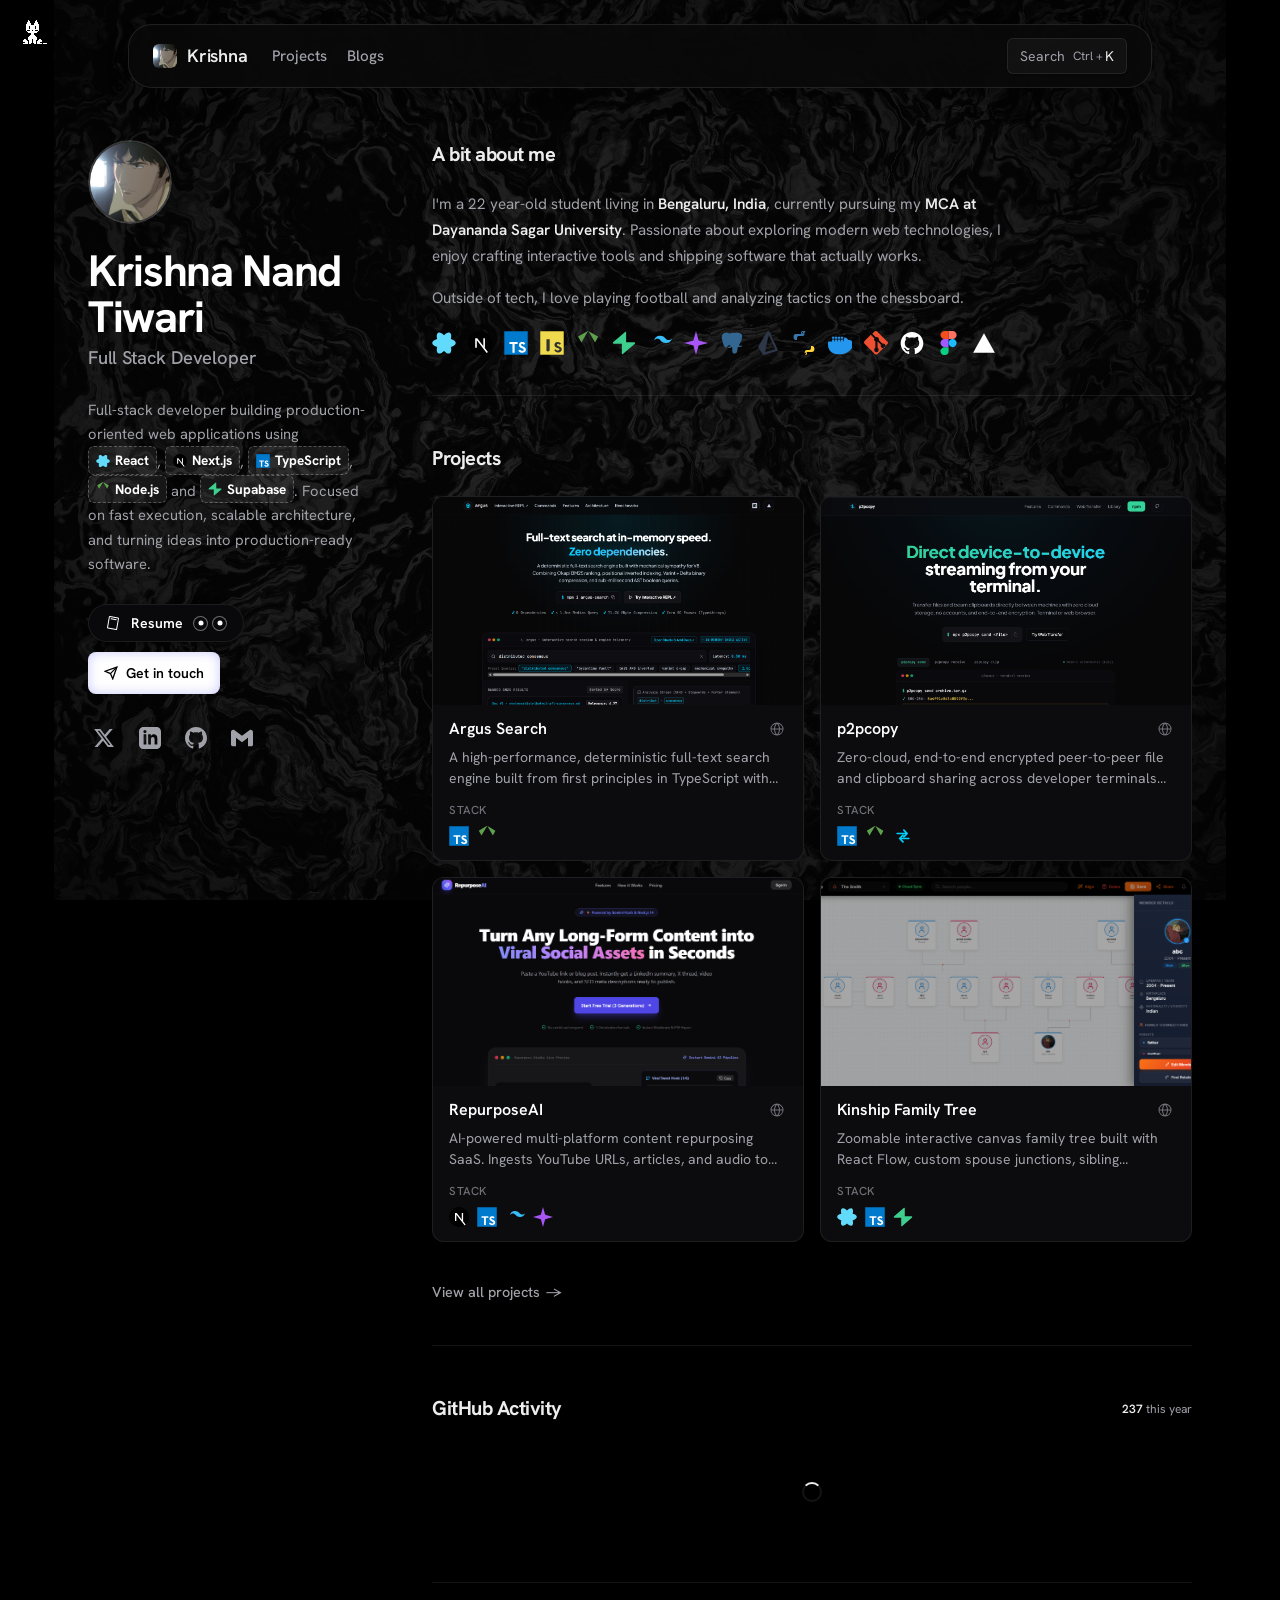
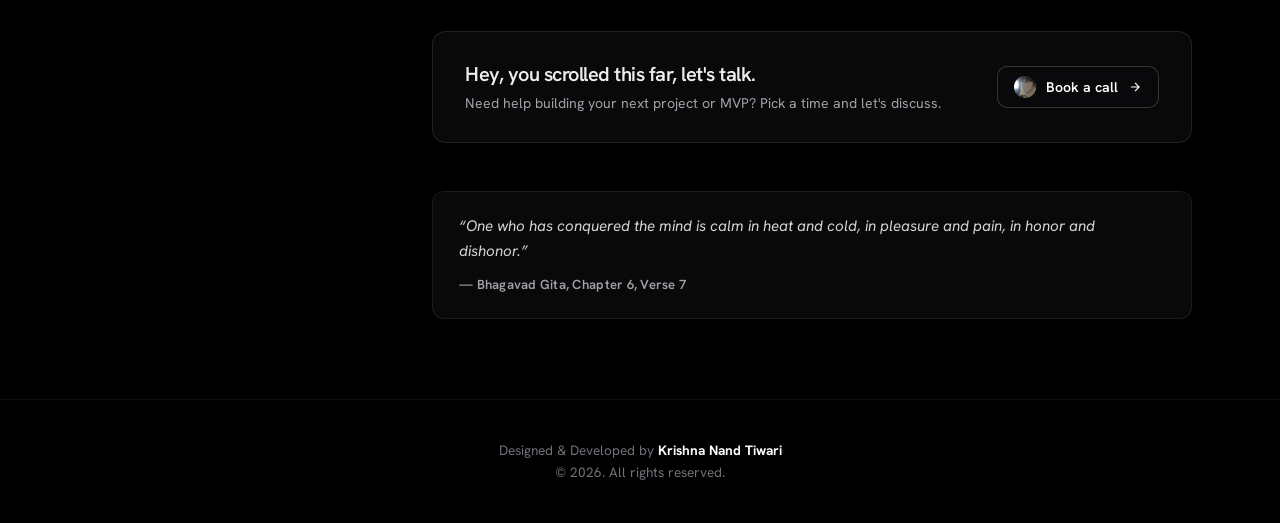
<file: index.html>
<!DOCTYPE html>
<html lang="en" class="dark">
<head>
    <meta charset="UTF-8">
    <meta name="viewport" content="width=device-width, initial-scale=1.0">
    <title>Krishna Nand Tiwari - Full Stack Developer</title>
    
    <meta name="description" content="I'm a Full Stack Developer specializing in React, Next.js, TypeScript, and AI applications. Explore my projects, skills, and technical expertise.">
    <meta name="author" content="Krishna Nand Tiwari">
    <meta property="og:title" content="Krishna Nand Tiwari - Full Stack Developer">
    <meta property="og:description" content="Full Stack Developer building innovative AI applications and scalable web systems.">
    <meta property="og:image" content="images/avatar.jpg">
    <link rel="icon" href="images/avatar.jpg" type="image/jpeg">

    <link rel="preconnect" href="https://fonts.googleapis.com">
    <link rel="preconnect" href="https://fonts.gstatic.com" crossorigin>
    <link href="https://api.fontshare.com/v2/css?f[]=clash-display@600,700&display=swap" rel="stylesheet">
    <link href="https://fonts.googleapis.com/css2?family=Hanken+Grotesk:wght@300;400;500;600;700;800;900&family=Space+Grotesk:wght@600;700;800&display=swap" rel="stylesheet">

    <link rel="stylesheet" href="styles.css?v=17">

    <link rel="preload" href="oneko.gif" as="image">

    <script defer src="https://cloud.umami.is/script.js" data-website-id="9b6a5cc2-c3c5-499b-848d-0a88193eeb85"></script>
</head>
<body>
    
    <canvas id="shader-canvas" class="shader-bg"></canvas>
    <div class="shader-bg noise-layer"></div>
    <div class="shader-bg grid-layer"></div>
    <div class="edge-glow-left"></div>
    <div class="edge-glow-right"></div>

    <nav id="main-nav" aria-label="Main Navigation">
        <div class="nav-left">
            <a href="index.html" class="nav-brand">
                <img src="images/avatar.jpg" alt="Krishna logo" class="nav-brand-img">
                <span class="nav-brand-name">Krishna</span>
            </a>
            <div class="nav-menu-links">
                <a href="projects.html" class="nav-menu-item">Projects</a>
                <a href="blog.html" class="nav-menu-item">Blogs</a>
            </div>
        </div>
        <div class="nav-right">
            <button id="cmd-k-btn" class="nav-search-btn" aria-label="Search">
                <span class="nav-search-label">Search</span>
                <span class="nav-search-kbd"><span class="kbd-mod">Ctrl +</span>K</span>
            </button>
        </div>
    </nav>

    <div class="page-container">
        <div class="layout-split">

            <aside class="hero-sidebar">
                <div class="sidebar-sticky-wrap">

                    <div id="hero-avatar-glitch" class="avatar-glitch-wrapper">
                        <div class="avatar-wrapper">
                            <img src="images/avatar.jpg" alt="Krishna Nand Tiwari" class="sidebar-avatar">
                        </div>
                    </div>

                    <div class="sidebar-name-block">
                        <h1 class="sidebar-title" id="scramble-name" data-original="Krishna Nand Tiwari">Krishna Nand Tiwari</h1>
                        <p class="sidebar-subtitle">Full Stack Developer</p>
                    </div>

                    <p class="sidebar-bio">
                        Full-stack developer building production-oriented web applications using 
                        <a href="https://react.dev/" target="_blank" rel="noopener noreferrer" class="skill-badge">
                            <svg viewBox="0 0 128 128"><g fill="#61DAFB"><circle cx="64" cy="64" r="11.4"></circle><path d="M107.3 45.2c-2.2-.8-4.5-1.6-6.9-2.3.6-2.4 1.1-4.8 1.5-7.1 2.1-13.2-.2-22.5-6.6-26.1-1.9-1.1-4-1.6-6.4-1.6-7 0-15.9 5.2-24.9 13.9-9-8.7-17.9-13.9-24.9-13.9-2.4 0-4.5.5-6.4 1.6-6.4 3.7-8.7 13-6.6 26.1.4 2.3.9 4.7 1.5 7.1-2.4.7-4.7 1.4-6.9 2.3C8.2 50 1.4 56.6 1.4 64s6.9 14 19.3 18.8c2.2.8 4.5 1.6 6.9 2.3-.6 2.4-1.1 4.8-1.5 7.1-2.1 13.2.2 22.5 6.6 26.1 1.9 1.1 4 1.6 6.4 1.6 7.1 0 16-5.2 24.9-13.9 9 8.7 17.9 13.9 24.9 13.9 2.4 0 4.5-.5 6.4-1.6 6.4-3.7 8.7-13 6.6-26.1-.4-2.3-.9-4.7-1.5-7.1 2.4-.7 4.7-1.4 6.9-2.3 12.5-4.8 19.3-11.4 19.3-18.8s-6.8-14-19.3-18.8z"/></g></svg>
                            <span>React</span>
                        </a>, 
                        <a href="https://nextjs.org/" target="_blank" rel="noopener noreferrer" class="skill-badge">
                            <svg viewBox="0 0 128 128"><circle cx="64" cy="64" r="64" fill="#000"></circle><path fill="#fff" d="M106.317 112.014 49.167 38.4H38.4v51.179h8.614v-40.24l52.54 67.884a64.216 64.216 0 0 0 6.763-5.209z"></path><path fill="#fff" d="M81.778 38.4h8.533v51.2h-8.533z"></path></svg>
                            <span>Next.js</span>
                        </a>, 
                        <a href="https://www.typescriptlang.org/" target="_blank" rel="noopener noreferrer" class="skill-badge">
                            <svg viewBox="0 0 128 128"><path fill="#007acc" d="M1.5 63.91v62.5h125v-125H1.5z"></path><path fill="#fff" d="M102.23 58.91a15.56 15.56 0 017.82 4.5 20.58 20.58 0 013 4c0 .16-5.4 3.81-8.69 5.85-.12.08-.6-.44-1.13-1.23a7.09 7.09 0 00-5.87-3.53c-3.79-.26-6.23 1.73-6.21 5a4.58 4.58 0 00.54 2.34c.83 1.73 2.38 2.76 7.24 4.86 8.95 3.85 12.78 6.39 15.16 10 2.66 4 3.25 10.46 1.45 15.24-2 5.2-6.9 8.73-13.83 9.9a38.32 38.32 0 01-9.52-.1 23 23 0 01-12.72-6.63c-1.15-1.27-3.39-4.58-3.25-4.82a9.34 9.34 0 011.15-.73L82 101l3.59-2.08.75 1.11a16.78 16.78 0 004.74 4.54c4 2.1 9.46 1.81 12.16-.62a5.43 5.43 0 00.69-6.92c-1-1.39-3-2.56-8.59-5-6.45-2.78-9.23-4.5-11.77-7.24a16.48 16.48 0 01-3.43-6.25 25 25 0 01-.22-8c1.33-6.23 6-10.58 12.82-11.87a31.66 31.66 0 019.49.26zm-29.34 5.24v5.12H56.66v46.23H45.15V69.26H28.88v-5a49.19 49.19 0 01.12-5.17C29.08 59 39 59 51 59h21.83z"></path></svg>
                            <span>TypeScript</span>
                        </a>, 
                        <a href="https://nodejs.org/" target="_blank" rel="noopener noreferrer" class="skill-badge">
                            <svg viewBox="0 0 128 128"><path fill="#5fa04e" d="M63.999 0a5.617 5.617 0 0 0-2.789.744L11.445 29.646 28.852 61.58 64.592.053A8.177 8.177 0 0 0 64.003 0Zm2.316.605v.002l35.194 60.577 16.545-30.449a5.483 5.483 0 0 0-1.028-.817L91.38 15.024 66.7.754h-.007c-.12-.061-.252-.099-.378-.15Z"></path></svg>
                            <span>Node.js</span>
                        </a> and 
                        <a href="https://supabase.com/" target="_blank" rel="noopener noreferrer" class="skill-badge">
                            <svg viewBox="0 0 100 100"><path fill="#3ECF8E" d="M53.4 4.8c1.6-2.5 5.5-1.3 5.5 1.7v40.3h33.8c3.2 0 4.9 3.8 2.7 6.1L46.6 95.2c-1.6 2.5-5.5 1.3-5.5-1.7V53.2H7.3c-3.2 0-4.9-3.8-2.7-6.1L53.4 4.8z"/></svg>
                            <span>Supabase</span>
                        </a>. Focused on fast execution, scalable architecture, and turning ideas into production-ready software.
                    </p>

                    <div class="sidebar-buttons">
                        <a href="Krishnanand_Tiwari_Resume.pdf" target="_blank" rel="noopener noreferrer" class="btn-resume magnetic-btn" aria-label="View Resume">
                            <svg xmlns="http://www.w3.org/2000/svg" width="16" height="16" fill="currentColor" viewBox="0 0 256 256"><path d="M210.78,39.25l-130.25-23A16,16,0,0,0,62,29.23l-29.75,169a16,16,0,0,0,13,18.53l130.25,23h0a16,16,0,0,0,18.54-13l29.75-169A16,16,0,0,0,210.78,39.25ZM178.26,224h0L48,201,77.75,32,208,55ZM89.34,58.42a8,8,0,0,1,9.27-6.48l83,14.65a8,8,0,0,1-1.39,15.88,8.36,8.36,0,0,1-1.4-.12l-83-14.66A8,8,0,0,1,89.34,58.42Z"></path></svg>
                            <span>Resume</span>
                            <div class="btn-resume-eyes">
                                <div class="eye-socket"><div class="eye-pupil"></div></div>
                                <div class="eye-socket"><div class="eye-pupil"></div></div>
                            </div>
                        </a>

                        <a href="mailto:nandkrishna2320@gmail.com" class="btn-get-in-touch magnetic-btn">
                            <svg xmlns="http://www.w3.org/2000/svg" width="14" height="14" viewBox="0 0 24 24" fill="none" stroke="currentColor" stroke-width="2.2"><path d="M22 2L11 13"></path><path d="M22 2l-7 20-4-9-9-4 20-7z"></path></svg>
                            <span>Get in touch</span>
                        </a>
                    </div>

                    <div class="sidebar-socials">
                        <a href="https://x.com/Krishna_exe7" target="_blank" rel="noopener noreferrer" class="social-link" aria-label="X (Twitter)">
                            <svg viewBox="0 0 24 24"><path d="M18.244 2.25h3.308l-7.227 8.26 8.502 11.24H16.17l-5.214-6.817L4.99 21.75H1.68l7.73-8.835L1.254 2.25H8.08l4.713 6.231zm-1.161 17.52h1.833L7.084 4.126H5.117z"/></svg>
                        </a>
                        <a href="https://www.linkedin.com/in/krishna-nand-tiwari-547037258/" target="_blank" rel="noopener noreferrer" class="social-link" aria-label="LinkedIn">
                            <svg viewBox="0 0 24 24"><path d="M19 0h-14c-2.761 0-5 2.239-5 5v14c0 2.761 2.239 5 5 5h14c2.762 0 5-2.239 5-5v-14c0-2.761-2.238-5-5-5zm-11 19h-3v-11h3v11zm-1.5-12.268c-.966 0-1.75-.779-1.75-1.75s.784-1.75 1.75-1.75 1.75.779 1.75 1.75-.784 1.75-1.75 1.75zm13.5 12.268h-3v-5.604c0-3.368-4-3.113-4 0v5.604h-3v-11h3v1.765c1.396-2.586 7-2.777 7 2.476v6.759z"/></svg>
                        </a>
                        <a href="https://github.com/Krishnanand-10" target="_blank" rel="noopener noreferrer" class="social-link" aria-label="GitHub">
                            <svg viewBox="0 0 24 24"><path d="M12 0c-6.626 0-12 5.373-12 12 0 5.302 3.438 9.8 8.207 11.387.599.111.793-.261.793-.577v-2.234c-3.338.726-4.033-1.416-4.033-1.416-.546-1.387-1.333-1.756-1.333-1.756-1.089-.745.083-.729.083-.729 1.205.084 1.839 1.237 1.839 1.237 1.07 1.834 2.807 1.304 3.492.997.107-.775.418-1.305.762-1.604-2.665-.305-5.467-1.334-5.467-5.931 0-1.311.469-2.381 1.236-3.221-.124-.303-.535-1.524.117-3.176 0 0 1.008-.322 3.301 1.23.957-.266 1.983-.399 3.003-.404 1.02.005 2.047.138 3.006.404 2.291-1.552 3.297-1.23 3.297-1.23.653 1.653.242 2.874.118 3.176.77.84 1.235 1.911 1.235 3.221 0 4.609-2.807 5.624-5.479 5.921.43.372.823 1.102.823 2.222v3.293c0 .319.192.694.801.576 4.765-1.589 8.199-6.086 8.199-11.386 0-6.627-5.373-12-12-12z"/></svg>
                        </a>
                        <a href="mailto:nandkrishna2320@gmail.com" class="social-link" aria-label="Email">
                            <svg viewBox="0 0 24 24"><path d="M24 5.457v13.909c0 .904-.732 1.636-1.636 1.636h-3.819V11.73L12 16.64l-6.545-4.91v9.273H1.636A1.636 1.636 0 0 1 0 19.366V5.457c0-2.023 2.309-3.178 3.927-1.964L12 9.573l8.073-6.08c1.618-1.214 3.927-.059 3.927 1.964z"/></svg>
                        </a>
                    </div>

                </div>
            </aside>

            <main class="feed-content">

                <section id="about" class="feed-section">
                    <h2 class="section-title">A bit about me</h2>
                    <div class="about-details-wrap">
                        <p class="about-text">
                            I'm a 22 year-old student living in <b>Bengaluru, India</b>, currently pursuing my <b>MCA at Dayananda Sagar University</b>. Passionate about exploring modern web technologies, I enjoy crafting interactive tools and shipping software that actually works.
                        </p>
                        <p class="about-text">
                            Outside of tech, I love playing football and analyzing tactics on the chessboard.
                        </p>
                            <div class="about-tech-stack-wrap">
                                <div class="about-tech-icons">
                                    <div class="tech-icon-item" title="React">
                                        <svg viewBox="0 0 128 128"><g fill="#61DAFB"><circle cx="64" cy="64" r="11.4"></circle><path d="M107.3 45.2c-2.2-.8-4.5-1.6-6.9-2.3.6-2.4 1.1-4.8 1.5-7.1 2.1-13.2-.2-22.5-6.6-26.1-1.9-1.1-4-1.6-6.4-1.6-7 0-15.9 5.2-24.9 13.9-9-8.7-17.9-13.9-24.9-13.9-2.4 0-4.5.5-6.4 1.6-6.4 3.7-8.7 13-6.6 26.1.4 2.3.9 4.7 1.5 7.1-2.4.7-4.7 1.4-6.9 2.3C8.2 50 1.4 56.6 1.4 64s6.9 14 19.3 18.8c2.2.8 4.5 1.6 6.9 2.3-.6 2.4-1.1 4.8-1.5 7.1-2.1 13.2.2 22.5 6.6 26.1 1.9 1.1 4 1.6 6.4 1.6 7.1 0 16-5.2 24.9-13.9 9 8.7 17.9 13.9 24.9 13.9 2.4 0 4.5-.5 6.4-1.6 6.4-3.7 8.7-13 6.6-26.1-.4-2.3-.9-4.7-1.5-7.1 2.4-.7 4.7-1.4 6.9-2.3 12.5-4.8 19.3-11.4 19.3-18.8s-6.8-14-19.3-18.8z"/></g></svg>
                                    </div>
                                    <div class="tech-icon-item" title="Next.js">
                                        <svg viewBox="0 0 128 128"><circle cx="64" cy="64" r="64" fill="#000"></circle><path fill="#fff" d="M106.317 112.014 49.167 38.4H38.4v51.179h8.614v-40.24l52.54 67.884a64.216 64.216 0 0 0 6.763-5.209z"></path><path fill="#fff" d="M81.778 38.4h8.533v51.2h-8.533z"></path></svg>
                                    </div>
                                    <div class="tech-icon-item" title="TypeScript">
                                        <svg viewBox="0 0 128 128"><path fill="#007acc" d="M1.5 63.91v62.5h125v-125H1.5z"></path><path fill="#fff" d="M102.23 58.91a15.56 15.56 0 017.82 4.5 20.58 20.58 0 013 4c0 .16-5.4 3.81-8.69 5.85-.12.08-.6-.44-1.13-1.23a7.09 7.09 0 00-5.87-3.53c-3.79-.26-6.23 1.73-6.21 5a4.58 4.58 0 00.54 2.34c.83 1.73 2.38 2.76 7.24 4.86 8.95 3.85 12.78 6.39 15.16 10 2.66 4 3.25 10.46 1.45 15.24-2 5.2-6.9 8.73-13.83 9.9a38.32 38.32 0 01-9.52-.1 23 23 0 01-12.72-6.63c-1.15-1.27-3.39-4.58-3.25-4.82a9.34 9.34 0 011.15-.73L82 101l3.59-2.08.75 1.11a16.78 16.78 0 004.74 4.54c4 2.1 9.46 1.81 12.16-.62a5.43 5.43 0 00.69-6.92c-1-1.39-3-2.56-8.59-5-6.45-2.78-9.23-4.5-11.77-7.24a16.48 16.48 0 01-3.43-6.25 25 25 0 01-.22-8c1.33-6.23 6-10.58 12.82-11.87a31.66 31.66 0 019.49.26zm-29.34 5.24v5.12H56.66v46.23H45.15V69.26H28.88v-5a49.19 49.19 0 01.12-5.17C29.08 59 39 59 51 59h21.83z"></path></svg>
                                    </div>
                                    <div class="tech-icon-item" title="JavaScript">
                                        <svg viewBox="0 0 128 128"><path fill="#F0DB4F" d="M1.408 1.408h125.184v125.185H1.408z"></path><path fill="#323330" d="M116.347 96.944c-.917-5.711-4.641-10.508-15.672-14.981-3.832-1.761-8.104-3.022-9.377-5.936-.452-1.69-.512-2.698-.239-3.922.844-3.053 3.777-4.258 7.098-3.344 2.279.63 4.414 2.339 5.848 4.793 4.708-3.029 4.708-3.029 7.984-5.147-2.005-3.011-3.111-4.342-4.58-5.622-4.258-3.678-10.208-5.147-17.521-4.024-4.671 1.018-8.739 3.587-10.969 7.307-4.475 7.405-1.18 17.659 7.645 21.657 6.808 3.321 15.672 4.438 17.13 8.334.929 3.483-.429 6.069-4.854 7.157-5.901 1.476-11.458-.872-14.658-6.177-3.648 2.094-3.648 2.094-8.293 4.766 1.476 3.268 3.58 6.014 6.082 8.019 6.069 4.884 14.538 5.723 22.326 3.424 7.633-2.267 12.535-7.783 12.05-18.306zM46.754 44.592H34.428v45.926c0 8.007-.229 14.697 1.259 16.582 2.285 2.879 7.611 2.82 10.738 1.476 1.547-.704 2.585-1.488 3.407-2.457.271-.321.492-.68.665-1.077 1.043-2.378 1.248-8.152 1.248-14.525V44.592h-4.991z"></path></svg>
                                    </div>
                                    <div class="tech-icon-item" title="Node.js">
                                        <svg viewBox="0 0 128 128"><path fill="#5fa04e" d="M63.999 0a5.617 5.617 0 0 0-2.789.744L11.445 29.646 28.852 61.58 64.592.053A8.177 8.177 0 0 0 64.003 0Zm2.316.605v.002l35.194 60.577 16.545-30.449a5.483 5.483 0 0 0-1.028-.817L91.38 15.024 66.7.754h-.007c-.12-.061-.252-.099-.378-.15Z"></path></svg>
                                    </div>
                                    <div class="tech-icon-item" title="Supabase">
                                        <svg viewBox="0 0 100 100"><path fill="#3ECF8E" d="M53.4 4.8c1.6-2.5 5.5-1.3 5.5 1.7v40.3h33.8c3.2 0 4.9 3.8 2.7 6.1L46.6 95.2c-1.6 2.5-5.5 1.3-5.5-1.7V53.2H7.3c-3.2 0-4.9-3.8-2.7-6.1L53.4 4.8z"/></svg>
                                    </div>
                                    <div class="tech-icon-item" title="Tailwind CSS">
                                        <svg viewBox="0 0 128 128"><path d="M64.004 25.602c-17.067 0-27.73 8.53-32 25.597 6.398-8.531 13.867-11.73 22.398-9.597 4.871 1.214 8.352 4.746 12.207 8.66C72.883 56.629 80.145 64 96.004 64c17.066 0 27.73-8.531 32-25.602-6.399 8.536-13.867 11.735-22.399 9.602-4.87-1.215-8.347-4.746-12.207-8.66-6.27-6.367-13.53-13.738-29.394-13.738z" fill="#38bdf8"></path></svg>
                                    </div>
                                    <div class="tech-icon-item" title="Google Gemini API">
                                        <svg viewBox="0 0 24 24" fill="#a855f7"><path d="M12 0L14.6 9.4L24 12L14.6 14.6L12 24L9.4 14.6L0 12L9.4 9.4L12 0Z"></path></svg>
                                    </div>
                                    <div class="tech-icon-item" title="PostgreSQL">
                                        <svg viewBox="0 0 128 128"><path fill="#336791" d="M115.731 77.44c-13.925 2.873-14.882-1.842-14.882-1.842 14.703-21.816 20.849-49.51 15.545-56.287C101.924.823 76.875 9.566 76.457 9.793l-.135.024c-2.751-.571-5.83-.911-9.291-.967-6.301-.103-11.08 1.652-14.707 4.402 0 0-44.684-18.408-42.606 23.151.442 8.842 12.672 66.899 27.26 49.363 5.332-6.412 10.483-11.834 10.483-11.834 2.559 1.699 5.622 2.567 8.833 2.255l.25-.212c-.078.796-.042 1.575.1 2.497-3.758 4.199-2.654 4.936-10.167 6.482-7.602 1.566-3.136 4.355-.22 5.084 3.534.884 11.712 2.136 17.237-5.598l-.221.882c1.473 1.18 2.507 7.672 2.334 13.557-.174 5.885-.29 9.926.871 13.082 1.16 3.156 2.316 10.256 12.192 8.14 8.252-1.768 12.528-6.351 13.124-13.995.422-5.435 1.377-4.631 1.438-9.49l.767-2.3c.884-7.367.14-9.743 5.225-8.638l1.235.108c3.742.17 8.639-.602 11.514-1.938 6.19-2.871 9.861-7.667 3.758-6.408z"/></svg>
                                    </div>
                                    <div class="tech-icon-item" title="Prisma ORM">
                                        <svg viewBox="0 0 128 128"><path fill="#2d3748" d="M66.457.014a6.308 6.308 0 0 0-5.812 3.028l-47.87 78.072a6.379 6.379 0 0 0 .048 6.748l23.568 37.186a6.387 6.387 0 0 0 7.22 2.683l68.012-20.407a6.37 6.37 0 0 0 3.96-8.765l-43.72-94.85A6.298 6.298 0 0 0 66.46.014Zm1.795 23.95a2.348 2.348 0 0 1 2.448 1.433l30.16 69.784a2.39 2.39 0 0 1-1.512 3.241l-46.996 14.024a2.39 2.39 0 0 1-3.024-2.76l16.83-83.812a2.353 2.353 0 0 1 2.099-1.91z"></path></svg>
                                    </div>
                                    <div class="tech-icon-item" title="Python">
                                        <svg viewBox="0 0 128 128"><path fill="#3776AB" d="M63.367 0C46.883 0 48.067 7.027 48.067 7.027l.035 7.279h15.545v2.227H21.572S8.5 15.011 8.5 31.577c0 16.565 11.411 15.918 11.411 15.918h6.815v-9.615s-.37-11.412 11.226-11.412h17.472v-.006s10.957.172 10.957-10.493V7.746S79.851 0 63.367 0zm-7.79 4.707a3.02 3.02 0 1 1 .004 6.04 3.02 3.02 0 0 1-.004-6.04z"/><path fill="#FFD43B" d="M64.633 128c16.484 0 15.3-7.027 15.3-7.027l-.035-7.279H64.353v-2.227h42.075s13.072 1.522 13.072-15.044c0-16.565-11.411-15.918-11.411-15.918h-6.815v9.615s.37 11.412-11.226 11.412H79.576v.006s-10.957-.172-10.957 10.493v8.227S78.149 128 64.633 128zm7.79-4.707a3.02 3.02 0 1 1-.004-6.04 3.02 3.02 0 0 1 .004 6.04z"/></svg>
                                    </div>
                                    <div class="tech-icon-item" title="Docker">
                                        <svg viewBox="0 0 128 128"><path fill="#2496ED" d="M122.9 50.8c-1.3-.9-5.1-3.6-14.8-2.7-2.6-6.6-8.2-11.4-15.1-13.5-1.1-.3-2.1-.5-3.3-.6l-1.9-.2-.7 1.8c-3.1 7.7-2.8 14.5-2.2 18.2-2.1 1.1-4.8 1.9-8 2.4H3.8c-1.8 0-3.3 1.3-3.7 3.1C-1.8 81.3 2.9 98.4 14.2 109c11 10.3 26.6 15.6 46.4 15.6 37 0 66.8-20.4 75.9-52.9 7.8-.8 11.2-5.8 11.4-6.1 1.2-1.9 1-4.2-.4-5.2zM21.9 44.9h12.5v11.5H21.9V44.9zm0-14.6h12.5v11.5H21.9V30.3zm15.6 14.6H50v11.5H37.5V44.9zm0-14.6H50v11.5H37.5V30.3zm15.7 14.6h12.5v11.5H53.2V44.9zm0-14.6h12.5v11.5H53.2V30.3zm15.6 14.6h12.5v11.5H68.8V44.9zm0-14.6h12.5v11.5H68.8V30.3z"/></svg>
                                    </div>
                                    <div class="tech-icon-item" title="Git">
                                        <svg viewBox="0 0 128 128"><path fill="#F05032" d="M124.9 57.5L70.5 3.1c-4.1-4.1-10.8-4.1-14.9 0L44.8 14l18.8 18.8c4.3-1.5 9.4-.5 12.8 2.9 3.5 3.5 4.5 8.7 2.9 13.1l18.1 18.1c4.4-1.6 9.6-.6 13.1 2.9 4.9 4.9 4.9 12.8 0 17.7-4.9 4.9-12.8 4.9-17.7 0-3.8-3.8-4.7-9.5-2.5-14.1L72.2 55.3v34.4c1.1.5 2.1 1.2 3 2.1 4.9 4.9 4.9 12.8 0 17.7-4.9 4.9-12.8 4.9-17.7 0-4.9-4.9-4.9-12.8 0-17.7.9-.9 1.9-1.6 3-2.1V54.9c-1.1-.5-2.1-1.2-3-2.1-3.8-3.8-4.7-9.5-2.6-14.1L36.1 20 3.1 53c-4.1 4.1-4.1 10.8 0 14.9l54.4 54.4c4.1 4.1 10.8 4.1 14.9 0l52.5-52.5c4.1-4.1 4.1-10.8 0-14.9z"/></svg>
                                    </div>
                                    <div class="tech-icon-item" title="GitHub">
                                        <svg viewBox="0 0 128 128" fill="#ffffff"><path fill-rule="evenodd" clip-rule="evenodd" d="M64 5.103c-33.347 0-60.388 27.035-60.388 60.388 0 26.682 17.303 49.317 41.297 57.303 3.017.56 4.125-1.31 4.125-2.905 0-1.44-.056-6.197-.082-11.243-16.8 3.653-20.345-7.125-20.345-7.125-2.747-6.98-6.705-8.836-6.705-8.836-5.48-3.748.413-3.67.413-3.67 6.063.425 9.257 6.223 9.257 6.223 5.386 9.23 14.127 6.562 17.573 5.02.542-3.903 2.107-6.568 3.834-8.076-13.413-1.525-27.514-6.704-27.514-29.843 0-6.593 2.36-11.98 6.223-16.21-.628-1.52-2.695-7.662.584-15.98 0 0 5.07-1.623 16.61 6.19C53.7 35 58.867 34.327 64 34.304c5.13.023 10.3.694 15.127 2.033 11.526-7.813 16.59-6.19 16.59-6.19 3.287 8.317 1.22 14.46.593 15.98 3.872 4.23 6.215 9.617 6.215 16.21 0 23.194-14.127 28.3-27.574 29.796 2.167 1.874 4.097 5.55 4.097 11.183 0 8.08-.07 14.583-.07 16.572 0 1.607 1.088 3.49 4.148 2.897 23.98-7.994 41.263-30.622 41.263-57.294C124.388 32.14 97.35 5.104 64 5.104z"></path></svg>
                                    </div>
                                    <div class="tech-icon-item" title="Figma">
                                        <svg viewBox="0 0 128 128"><path fill="#0acf83" d="M45.5 129c11.9 0 21.5-9.6 21.5-21.5V86H45.5C33.6 86 24 95.6 24 107.5S33.6 129 45.5 129z"/><path fill="#a259ff" d="M24 64.5C24 52.6 33.6 43 45.5 43H67v43H45.5C33.6 86 24 76.4 24 64.5z"/><path fill="#f24e1e" d="M24 21.5C24 9.6 33.6 0 45.5 0H67v43H45.5C33.6 43 24 33.4 24 21.5z"/><path fill="#ff7262" d="M67 0h21.5C100.4 0 110 9.6 110 21.5S100.4 43 88.5 43H67z"/><path fill="#1abcfe" d="M110 64.5c0 11.9-9.6 21.5-21.5 21.5S67 76.4 67 64.5 76.6 43 88.5 43 110 52.6 110 64.5z"/></svg>
                                    </div>
                                    <div class="tech-icon-item" title="Vercel">
                                        <svg viewBox="0 0 128 128"><path fill="#fff" d="M64 12.5l58 103H6L64 12.5z"/></svg>
                                    </div>
                                </div>
                            </div>
                        </div>
                    </section>

                <section id="projects" class="feed-section">
                    <h2 class="section-title">Projects</h2>

                    <div class="projects-grid">

                        <div class="tilt-wrapper">
                            <div class="portfolio-card">
                                <a href="argus.html" class="card-cover">
                                    <img src="images/argus_preview.png" alt="Argus Search Engine" class="card-preview-image" loading="lazy">
                                </a>
                                <div class="card-body">
                                    <div class="card-title-row">
                                        <a href="argus.html" class="card-title-link">Argus Search</a>
                                        <a href="https://argus-search.vercel.app" target="_blank" rel="noopener noreferrer" class="card-external-icon" aria-label="Open Argus">
                                            <svg xmlns="http://www.w3.org/2000/svg" width="16" height="16" fill="currentColor" viewBox="0 0 256 256"><path d="M128,24h0A104,104,0,1,0,232,128,104.12,104.12,0,0,0,128,24Zm87.62,96H175.79C174,83.49,159.94,57.67,148.41,42.4A88.19,88.19,0,0,1,215.63,120ZM96.23,136h63.54c-2.31,41.61-22.23,67.11-31.77,77C118.45,203.1,98.54,177.6,96.23,136Zm0-16C98.54,78.39,118.46,52.89,128,43c9.55,9.93,29.46,35.43,31.77,77Zm11.36-77.6C96.06,57.67,82,83.49,80.21,120H40.37A88.19,88.19,0,0,1,107.59,42.4ZM40.37,136H80.21c1.82,36.51,15.85,62.33,27.38,77.6A88.19,88.19,0,0,1,40.37,136Zm108,77.6c11.53-15.27,25.56-41.09,27.38-77.6h39.84A88.19,88.19,0,0,1,148.41,213.6Z"></path></svg>
                                        </a>
                                    </div>
                                    <p class="card-desc">
                                        A high-performance, deterministic full-text search engine built from first principles in TypeScript with mechanical sympathy for JavaScript runtimes.
                                    </p>
                                    <div class="card-stack-section">
                                        <div class="card-stack-label">STACK</div>
                                        <div class="card-stack-icons">
                                            <span class="stack-icon-btn" title="TypeScript">
                                                <svg viewBox="0 0 128 128"><path fill="#007acc" d="M1.5 63.91v62.5h125v-125H1.5z"></path><path fill="#fff" d="M102.23 58.91a15.56 15.56 0 017.82 4.5 20.58 20.58 0 013 4c0 .16-5.4 3.81-8.69 5.85-.12.08-.6-.44-1.13-1.23a7.09 7.09 0 00-5.87-3.53c-3.79-.26-6.23 1.73-6.21 5a4.58 4.58 0 00.54 2.34c.83 1.73 2.38 2.76 7.24 4.86 8.95 3.85 12.78 6.39 15.16 10 2.66 4 3.25 10.46 1.45 15.24-2 5.2-6.9 8.73-13.83 9.9a38.32 38.32 0 01-9.52-.1 23 23 0 01-12.72-6.63c-1.15-1.27-3.39-4.58-3.25-4.82a9.34 9.34 0 011.15-.73L82 101l3.59-2.08.75 1.11a16.78 16.78 0 004.74 4.54c4 2.1 9.46 1.81 12.16-.62a5.43 5.43 0 00.69-6.92c-1-1.39-3-2.56-8.59-5-6.45-2.78-9.23-4.5-11.77-7.24a16.48 16.48 0 01-3.43-6.25 25 25 0 01-.22-8c1.33-6.23 6-10.58 12.82-11.87a31.66 31.66 0 019.49.26zm-29.34 5.24v5.12H56.66v46.23H45.15V69.26H28.88v-5a49.19 49.19 0 01.12-5.17C29.08 59 39 59 51 59h21.83z"></path></svg>
                                            </span>
                                            <span class="stack-icon-btn" title="Node.js">
                                                <svg viewBox="0 0 128 128"><path fill="#5fa04e" d="M63.999 0a5.617 5.617 0 0 0-2.789.744L11.445 29.646 28.852 61.58 64.592.053A8.177 8.177 0 0 0 64.003 0Zm2.316.605v.002l35.194 60.577 16.545-30.449a5.483 5.483 0 0 0-1.028-.817L91.38 15.024 66.7.754h-.007c-.12-.061-.252-.099-.378-.15Z"></path></svg>
                                            </span>
                                        </div>
                                    </div>
                                </div>
                            </div>
                        </div>

                        <div class="tilt-wrapper">
                            <div class="portfolio-card">
                                <a href="p2pcopy.html" class="card-cover">
                                    <img src="images/p2pcopy_preview.png" alt="p2pcopy" class="card-preview-image" loading="lazy">
                                </a>
                                <div class="card-body">
                                    <div class="card-title-row">
                                        <a href="p2pcopy.html" class="card-title-link">p2pcopy</a>
                                        <a href="https://p2pcopy.vercel.app" target="_blank" rel="noopener noreferrer" class="card-external-icon" aria-label="Open p2pcopy">
                                            <svg xmlns="http://www.w3.org/2000/svg" width="16" height="16" fill="currentColor" viewBox="0 0 256 256"><path d="M128,24h0A104,104,0,1,0,232,128,104.12,104.12,0,0,0,128,24Zm87.62,96H175.79C174,83.49,159.94,57.67,148.41,42.4A88.19,88.19,0,0,1,215.63,120ZM96.23,136h63.54c-2.31,41.61-22.23,67.11-31.77,77C118.45,203.1,98.54,177.6,96.23,136Zm0-16C98.54,78.39,118.46,52.89,128,43c9.55,9.93,29.46,35.43,31.77,77Zm11.36-77.6C96.06,57.67,82,83.49,80.21,120H40.37A88.19,88.19,0,0,1,107.59,42.4ZM40.37,136H80.21c1.82,36.51,15.85,62.33,27.38,77.6A88.19,88.19,0,0,1,40.37,136Zm108,77.6c11.53-15.27,25.56-41.09,27.38-77.6h39.84A88.19,88.19,0,0,1,148.41,213.6Z"></path></svg>
                                        </a>
                                    </div>
                                    <p class="card-desc">
                                        Zero-cloud, end-to-end encrypted peer-to-peer file and clipboard sharing across developer terminals and web browsers via WebRTC DataChannels.
                                    </p>
                                    <div class="card-stack-section">
                                        <div class="card-stack-label">STACK</div>
                                        <div class="card-stack-icons">
                                            <span class="stack-icon-btn" title="TypeScript">
                                                <svg viewBox="0 0 128 128"><path fill="#007acc" d="M1.5 63.91v62.5h125v-125H1.5z"></path><path fill="#fff" d="M102.23 58.91a15.56 15.56 0 017.82 4.5 20.58 20.58 0 013 4c0 .16-5.4 3.81-8.69 5.85-.12.08-.6-.44-1.13-1.23a7.09 7.09 0 00-5.87-3.53c-3.79-.26-6.23 1.73-6.21 5a4.58 4.58 0 00.54 2.34c.83 1.73 2.38 2.76 7.24 4.86 8.95 3.85 12.78 6.39 15.16 10 2.66 4 3.25 10.46 1.45 15.24-2 5.2-6.9 8.73-13.83 9.9a38.32 38.32 0 01-9.52-.1 23 23 0 01-12.72-6.63c-1.15-1.27-3.39-4.58-3.25-4.82a9.34 9.34 0 011.15-.73L82 101l3.59-2.08.75 1.11a16.78 16.78 0 004.74 4.54c4 2.1 9.46 1.81 12.16-.62a5.43 5.43 0 00.69-6.92c-1-1.39-3-2.56-8.59-5-6.45-2.78-9.23-4.5-11.77-7.24a16.48 16.48 0 01-3.43-6.25 25 25 0 01-.22-8c1.33-6.23 6-10.58 12.82-11.87a31.66 31.66 0 019.49.26zm-29.34 5.24v5.12H56.66v46.23H45.15V69.26H28.88v-5a49.19 49.19 0 01.12-5.17C29.08 59 39 59 51 59h21.83z"></path></svg>
                                            </span>
                                            <span class="stack-icon-btn" title="Node.js">
                                                <svg viewBox="0 0 128 128"><path fill="#5fa04e" d="M63.999 0a5.617 5.617 0 0 0-2.789.744L11.445 29.646 28.852 61.58 64.592.053A8.177 8.177 0 0 0 64.003 0Zm2.316.605v.002l35.194 60.577 16.545-30.449a5.483 5.483 0 0 0-1.028-.817L91.38 15.024 66.7.754h-.007c-.12-.061-.252-.099-.378-.15Z"></path></svg>
                                            </span>
                                            <span class="stack-icon-btn" title="WebRTC">
                                                <svg viewBox="0 0 24 24" fill="none" stroke="#00d2ff" stroke-width="2" stroke-linecap="round" stroke-linejoin="round"><path d="M5 9h11M13 5l4 4-4 4"></path><path d="M19 15H8M12 11l-4 4 4 4"></path></svg>
                                            </span>
                                        </div>
                                    </div>
                                </div>
                            </div>
                        </div>

                        <div class="tilt-wrapper">
                            <div class="portfolio-card">
                                <a href="repurpose-ai.html" class="card-cover">
                                    <img src="images/repurpose_ai_preview.png" alt="RepurposeAI" class="card-preview-image" loading="lazy">
                                </a>
                                <div class="card-body">
                                    <div class="card-title-row">
                                        <a href="repurpose-ai.html" class="card-title-link">RepurposeAI</a>
                                        <a href="https://repurposeai-rp.vercel.app/" target="_blank" rel="noopener noreferrer" class="card-external-icon" aria-label="Open RepurposeAI">
                                            <svg xmlns="http://www.w3.org/2000/svg" width="16" height="16" fill="currentColor" viewBox="0 0 256 256"><path d="M128,24h0A104,104,0,1,0,232,128,104.12,104.12,0,0,0,128,24Zm87.62,96H175.79C174,83.49,159.94,57.67,148.41,42.4A88.19,88.19,0,0,1,215.63,120ZM96.23,136h63.54c-2.31,41.61-22.23,67.11-31.77,77C118.45,203.1,98.54,177.6,96.23,136Zm0-16C98.54,78.39,118.46,52.89,128,43c9.55,9.93,29.46,35.43,31.77,77Zm11.36-77.6C96.06,57.67,82,83.49,80.21,120H40.37A88.19,88.19,0,0,1,107.59,42.4ZM40.37,136H80.21c1.82,36.51,15.85,62.33,27.38,77.6A88.19,88.19,0,0,1,40.37,136Zm108,77.6c11.53-15.27,25.56-41.09,27.38-77.6h39.84A88.19,88.19,0,0,1,148.41,213.6Z"></path></svg>
                                        </a>
                                    </div>
                                    <p class="card-desc">
                                        AI-powered multi-platform content repurposing SaaS. Ingests YouTube URLs, articles, and audio to generate LinkedIn carousels, X threads, video scripts, and SEO packs.
                                    </p>
                                    <div class="card-stack-section">
                                        <div class="card-stack-label">STACK</div>
                                        <div class="card-stack-icons">
                                            <span class="stack-icon-btn" title="Next.js">
                                                <svg viewBox="0 0 128 128"><circle cx="64" cy="64" r="64" fill="#000"></circle><path fill="#fff" d="M106.317 112.014 49.167 38.4H38.4v51.179h8.614v-40.24l52.54 67.884a64.216 64.216 0 0 0 6.763-5.209z"></path><path fill="#fff" d="M81.778 38.4h8.533v51.2h-8.533z"></path></svg>
                                            </span>
                                            <span class="stack-icon-btn" title="TypeScript">
                                                <svg viewBox="0 0 128 128"><path fill="#007acc" d="M1.5 63.91v62.5h125v-125H1.5z"></path><path fill="#fff" d="M102.23 58.91a15.56 15.56 0 017.82 4.5 20.58 20.58 0 013 4c0 .16-5.4 3.81-8.69 5.85-.12.08-.6-.44-1.13-1.23a7.09 7.09 0 00-5.87-3.53c-3.79-.26-6.23 1.73-6.21 5a4.58 4.58 0 00.54 2.34c.83 1.73 2.38 2.76 7.24 4.86 8.95 3.85 12.78 6.39 15.16 10 2.66 4 3.25 10.46 1.45 15.24-2 5.2-6.9 8.73-13.83 9.9a38.32 38.32 0 01-9.52-.1 23 23 0 01-12.72-6.63c-1.15-1.27-3.39-4.58-3.25-4.82a9.34 9.34 0 011.15-.73L82 101l3.59-2.08.75 1.11a16.78 16.78 0 004.74 4.54c4 2.1 9.46 1.81 12.16-.62a5.43 5.43 0 00.69-6.92c-1-1.39-3-2.56-8.59-5-6.45-2.78-9.23-4.5-11.77-7.24a16.48 16.48 0 01-3.43-6.25 25 25 0 01-.22-8c1.33-6.23 6-10.58 12.82-11.87a31.66 31.66 0 019.49.26zm-29.34 5.24v5.12H56.66v46.23H45.15V69.26H28.88v-5a49.19 49.19 0 01.12-5.17C29.08 59 39 59 51 59h21.83z"></path></svg>
                                            </span>
                                            <span class="stack-icon-btn" title="Tailwind CSS">
                                                <svg viewBox="0 0 128 128"><path d="M64.004 25.602c-17.067 0-27.73 8.53-32 25.597 6.398-8.531 13.867-11.73 22.398-9.597 4.871 1.214 8.352 4.746 12.207 8.66C72.883 56.629 80.145 64 96.004 64c17.066 0 27.73-8.531 32-25.602-6.399 8.536-13.867 11.735-22.399 9.602-4.87-1.215-8.347-4.746-12.207-8.66-6.27-6.367-13.53-13.738-29.394-13.738z" fill="#38bdf8"></path></svg>
                                            </span>
                                            <span class="stack-icon-btn" title="Gemini AI">
                                                <svg viewBox="0 0 24 24" fill="#a855f7"><path d="M12 0L14.6 9.4L24 12L14.6 14.6L12 24L9.4 14.6L0 12L9.4 9.4L12 0Z"></path></svg>
                                            </span>
                                        </div>
                                    </div>
                                </div>
                            </div>
                        </div>

                        <div class="tilt-wrapper">
                            <div class="portfolio-card">
                                <a href="kinship.html" class="card-cover">
                                    <img src="images/kinship_preview.png" alt="Kinship Family Tree" class="card-preview-image" loading="lazy">
                                </a>
                                <div class="card-body">
                                    <div class="card-title-row">
                                        <a href="kinship.html" class="card-title-link">Kinship Family Tree</a>
                                        <a href="https://familytree-livid.vercel.app" target="_blank" rel="noopener noreferrer" class="card-external-icon" aria-label="Open Kinship">
                                            <svg xmlns="http://www.w3.org/2000/svg" width="16" height="16" fill="currentColor" viewBox="0 0 256 256"><path d="M128,24h0A104,104,0,1,0,232,128,104.12,104.12,0,0,0,128,24Zm87.62,96H175.79C174,83.49,159.94,57.67,148.41,42.4A88.19,88.19,0,0,1,215.63,120ZM96.23,136h63.54c-2.31,41.61-22.23,67.11-31.77,77C118.45,203.1,98.54,177.6,96.23,136Zm0-16C98.54,78.39,118.46,52.89,128,43c9.55,9.93,29.46,35.43,31.77,77Zm11.36-77.6C96.06,57.67,82,83.49,80.21,120H40.37A88.19,88.19,0,0,1,107.59,42.4ZM40.37,136H80.21c1.82,36.51,15.85,62.33,27.38,77.6A88.19,88.19,0,0,1,40.37,136Zm108,77.6c11.53-15.27,25.56-41.09,27.38-77.6h39.84A88.19,88.19,0,0,1,148.41,213.6Z"></path></svg>
                                        </a>
                                    </div>
                                    <p class="card-desc">
                                        Zoomable interactive canvas family tree built with React Flow, custom spouse junctions, sibling alignment algorithms, and vector PDF exports.
                                    </p>
                                    <div class="card-stack-section">
                                        <div class="card-stack-label">STACK</div>
                                        <div class="card-stack-icons">
                                            <span class="stack-icon-btn" title="React Flow">
                                                <svg viewBox="0 0 128 128"><g fill="#61DAFB"><circle cx="64" cy="64" r="11.4"></circle><path d="M107.3 45.2c-2.2-.8-4.5-1.6-6.9-2.3.6-2.4 1.1-4.8 1.5-7.1 2.1-13.2-.2-22.5-6.6-26.1-1.9-1.1-4-1.6-6.4-1.6-7 0-15.9 5.2-24.9 13.9-9-8.7-17.9-13.9-24.9-13.9-2.4 0-4.5.5-6.4 1.6-6.4 3.7-8.7 13-6.6 26.1.4 2.3.9 4.7 1.5 7.1-2.4.7-4.7 1.4-6.9 2.3C8.2 50 1.4 56.6 1.4 64s6.9 14 19.3 18.8c2.2.8 4.5 1.6 6.9 2.3-.6 2.4-1.1 4.8-1.5 7.1-2.1 13.2.2 22.5 6.6 26.1 1.9 1.1 4 1.6 6.4 1.6 7.1 0 16-5.2 24.9-13.9 9 8.7 17.9 13.9 24.9 13.9 2.4 0 4.5-.5 6.4-1.6 6.4-3.7 8.7-13 6.6-26.1-.4-2.3-.9-4.7-1.5-7.1 2.4-.7 4.7-1.4 6.9-2.3 12.5-4.8 19.3-11.4 19.3-18.8s-6.8-14-19.3-18.8z"/></g></svg>
                                            </span>
                                            <span class="stack-icon-btn" title="TypeScript">
                                                <svg viewBox="0 0 128 128"><path fill="#007acc" d="M1.5 63.91v62.5h125v-125H1.5z"></path><path fill="#fff" d="M102.23 58.91a15.56 15.56 0 017.82 4.5 20.58 20.58 0 013 4c0 .16-5.4 3.81-8.69 5.85-.12.08-.6-.44-1.13-1.23a7.09 7.09 0 00-5.87-3.53c-3.79-.26-6.23 1.73-6.21 5a4.58 4.58 0 00.54 2.34c.83 1.73 2.38 2.76 7.24 4.86 8.95 3.85 12.78 6.39 15.16 10 2.66 4 3.25 10.46 1.45 15.24-2 5.2-6.9 8.73-13.83 9.9a38.32 38.32 0 01-9.52-.1 23 23 0 01-12.72-6.63c-1.15-1.27-3.39-4.58-3.25-4.82a9.34 9.34 0 011.15-.73L82 101l3.59-2.08.75 1.11a16.78 16.78 0 004.74 4.54c4 2.1 9.46 1.81 12.16-.62a5.43 5.43 0 00.69-6.92c-1-1.39-3-2.56-8.59-5-6.45-2.78-9.23-4.5-11.77-7.24a16.48 16.48 0 01-3.43-6.25 25 25 0 01-.22-8c1.33-6.23 6-10.58 12.82-11.87a31.66 31.66 0 019.49.26zm-29.34 5.24v5.12H56.66v46.23H45.15V69.26H28.88v-5a49.19 49.19 0 01.12-5.17C29.08 59 39 59 51 59h21.83z"></path></svg>
                                            </span>
                                            <span class="stack-icon-btn" title="Supabase">
                                                <svg viewBox="0 0 100 100"><path fill="#3ECF8E" d="M53.4 4.8c1.6-2.5 5.5-1.3 5.5 1.7v40.3h33.8c3.2 0 4.9 3.8 2.7 6.1L46.6 95.2c-1.6 2.5-5.5 1.3-5.5-1.7V53.2H7.3c-3.2 0-4.9-3.8-2.7-6.1L53.4 4.8z"/></svg>
                                            </span>
                                        </div>
                                    </div>
                                </div>
                            </div>
                        </div>

                    </div>

                    <div class="view-all-projects-wrap">
                        <a href="projects.html" class="view-all-experience-btn">
                            <span>View all projects</span>
                            <span>→</span>
                        </a>
                    </div>
                </section>

                <section class="feed-section" id="github-activity">
                    <div class="github-section-header">
                        <h2 class="section-title" style="margin-bottom: 0;">GitHub Activity</h2>
                        <p class="github-year-count" id="github-year-count">
                            <span class="github-count-number" id="github-count-number">237</span> this year
                        </p>
                    </div>
                    <div class="github-calendar-wrap no-scrollbar" id="github-calendar-wrap">
                        <div class="github-loading-spinner">
                            <div class="spinner-ring"></div>
                        </div>
                    </div>
                </section>

                <div class="cta-banner-card">
                    <div>
                        <h3 class="cta-banner-title">Hey, you scrolled this far, let's talk.</h3>
                        <p class="cta-banner-desc">Need help building your next project or MVP? Pick a time and let's discuss.</p>
                    </div>
                    <button type="button" data-cal-link="krishna-tiwari/30min" data-cal-config='{"layout":"month_view","theme":"dark"}' class="cta-banner-btn magnetic-btn">
                        <div class="cta-btn-avatar">
                            <img src="images/avatar.jpg" alt="Krishna">
                        </div>
                        <span>Book a call</span>
                        <svg width="14" height="14" viewBox="0 0 24 24" fill="none" stroke="currentColor" stroke-width="2"><path d="M5 12h14M12 5l7 7-7 7"/></svg>
                    </button>
                </div>

                <div class="quote-card" id="quote-card" title="Click for another verse">
                    <p class="quote-text" id="quote-text">“You have a right to perform your prescribed duty, but you are not entitled to the fruits of action.”</p>
                    <span class="quote-author" id="quote-author">— Bhagavad Gita, Chapter 2, Verse 47</span>
                </div>

            </main>
        </div>
    </div>

    <div id="cmd-modal" class="cmd-modal-backdrop" aria-hidden="true">
        <div class="cmd-modal-dialog">
            <div class="cmd-search-bar">
                <svg class="cmd-search-icon" xmlns="http://www.w3.org/2000/svg" width="16" height="16" fill="currentColor" viewBox="0 0 256 256"><path d="M229.66,218.34l-50.07-50.06a88.11,88.11,0,1,0-11.31,11.31l50.06,50.07a8,8,0,0,0,11.32-11.32ZM40,112a72,72,0,1,1,72,72A72.08,72.08,0,0,1,40,112Z"/></svg>
                <input id="cmd-search-input" class="cmd-search-input" type="text" placeholder="Search projects, blogs, or social links..." autocomplete="off">
                <kbd class="cmd-esc-badge">ESC</kbd>
            </div>
            <div id="cmd-results-list" class="cmd-results-list"></div>
            <div class="cmd-modal-footer">
                <span>Navigate <kbd>↑</kbd> <kbd>↓</kbd></span>
                <span>Select <kbd>↵</kbd></span>
                <span>Close <kbd>ESC</kbd></span>
            </div>
        </div>
    </div>

    <footer class="site-footer">
        <p id="footer-copy">Designed &amp; Developed by <b>Krishna Nand Tiwari</b><br>© 2026. All rights reserved.</p>
        
        <div id="owner-views-badge" class="owner-views-badge" style="display: none;">
            <a href="https://cloud.umami.is" target="_blank" rel="noopener noreferrer" class="owner-views-pill" title="Private Analytics · Click to open Umami Dashboard">
                <svg class="views-eye-icon" xmlns="http://www.w3.org/2000/svg" width="13" height="13" viewBox="0 0 24 24" fill="none" stroke="currentColor" stroke-width="1.75" stroke-linecap="round" stroke-linejoin="round">
                    <path d="M1 12s4-8 11-8 11 8 11 8-4 8-11 8-11-8-11-8z"></path>
                    <circle cx="12" cy="12" r="3"></circle>
                </svg>
                <span id="owner-views-count">--</span>
            </a>
        </div>
    </footer>

    <script src="oneko.js" defer></script>
    <script src="script.js?v=16" defer></script>

    <!-- Cal.com element-click embed -->
    <script type="text/javascript">
      (function (C, A, L) { let p = function (a, ar) { a.q.push(ar); }; let d = C.document; C.Cal = C.Cal || function () { let cal = C.Cal; let ar = arguments; if (!cal.loaded) { cal.ns = {}; cal.q = cal.q || []; d.head.appendChild(d.createElement("script")).src = A; cal.loaded = true; } if (ar[0] === L) { const api = function () { p(api, arguments); }; const namespace = ar[1]; api.q = api.q || []; if(typeof namespace === "string"){cal.ns[namespace] = cal.ns[namespace] || api;p(cal.ns[namespace], ar);p(cal, ["initNamespace", namespace]);} else p(cal, ar); return; } p(cal, ar); }; })(window, "https://app.cal.com/embed/embed.js", "init");
      Cal("init", {origin:"https://cal.com"});
      Cal("ui", {"theme":"dark","styles":{"branding":{"brandColor":"#ffffff"}},"hideEventTypeDetails":false,"layout":"month_view"});
    </script>
</body>
</html>
</file>
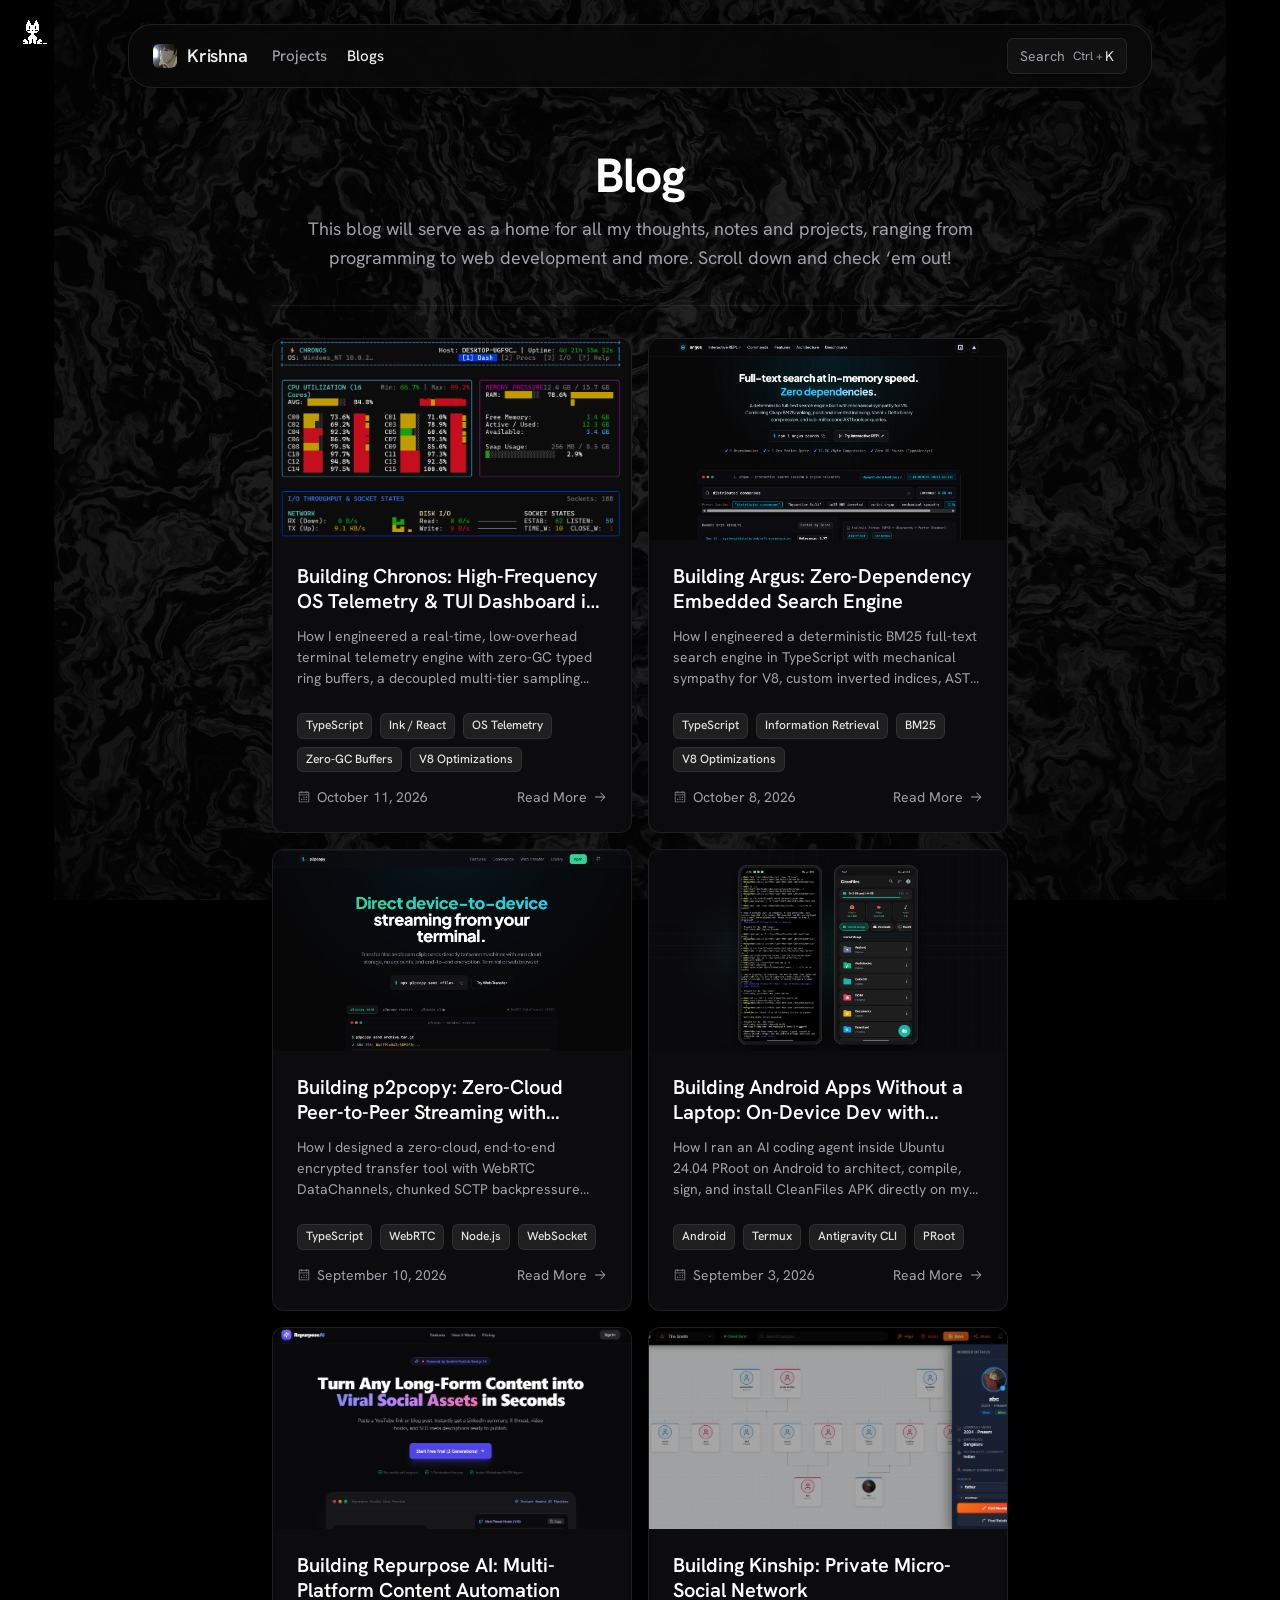
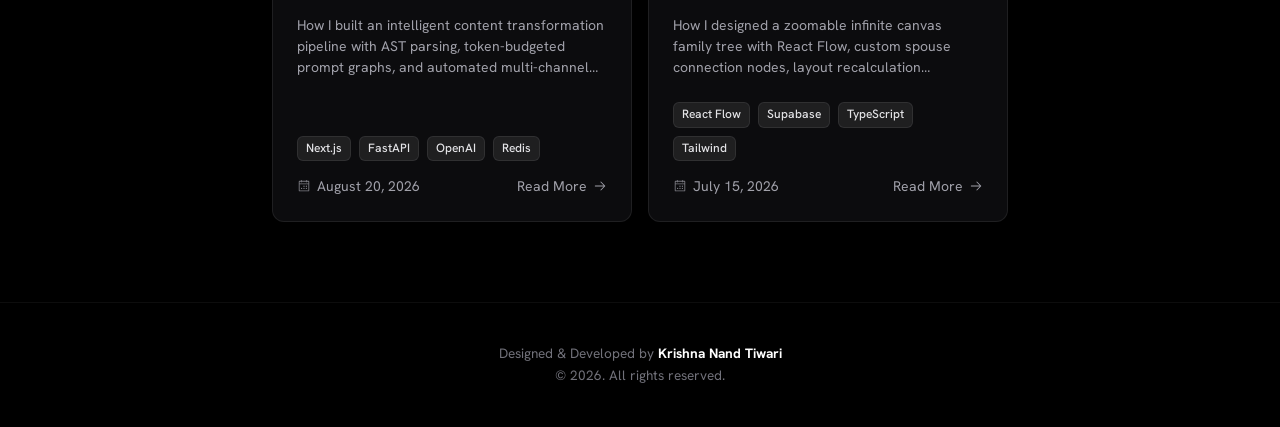
<file: blog.html>
<!DOCTYPE html>
<html lang="en" class="dark">
<head>
    <meta charset="UTF-8">
    <meta name="viewport" content="width=device-width, initial-scale=1.0">
    <title>Blog | Krishna Nand Tiwari</title>
    
    <meta name="description" content="Technical deep dives, engineering notes, and case studies on building production AI applications and modern full-stack web platforms by Krishna Nand Tiwari.">
    <meta name="author" content="Krishna Nand Tiwari">
    <link rel="icon" href="images/avatar.jpg" type="image/jpeg">

    <link rel="preconnect" href="https://fonts.googleapis.com">
    <link rel="preconnect" href="https://fonts.gstatic.com" crossorigin>
    <link href="https://fonts.googleapis.com/css2?family=Hanken+Grotesk:wght@300;400;500;600;700;800;900&display=swap" rel="stylesheet">

    <link rel="stylesheet" href="styles.css?v=17">

    <link rel="preload" href="oneko.gif" as="image">

    <script defer src="https://cloud.umami.is/script.js" data-website-id="9b6a5cc2-c3c5-499b-848d-0a88193eeb85"></script>
</head>
<body>
    
    <canvas id="shader-canvas" class="shader-bg"></canvas>
    <div class="shader-bg noise-layer"></div>
    <div class="shader-bg grid-layer"></div>
    <div class="edge-glow-left"></div>
    <div class="edge-glow-right"></div>

    <nav id="main-nav" aria-label="Main Navigation">
        <div class="nav-left">
            <a href="index.html" class="nav-brand">
                <img src="images/avatar.jpg" alt="Krishna logo" class="nav-brand-img">
                <span class="nav-brand-name">Krishna</span>
            </a>
            <div class="nav-menu-links">
                <a href="projects.html" class="nav-menu-item">Projects</a>
                <a href="blog.html" class="nav-menu-item active">Blogs</a>
            </div>
        </div>
        <div class="nav-right">
            <button id="cmd-k-btn" class="nav-search-btn" aria-label="Search">
                <span class="nav-search-label">Search</span>
                <span class="nav-search-kbd"><span class="kbd-mod">Ctrl +</span>K</span>
            </button>
        </div>
    </nav>

    <main class="blog-page-container">
        <div class="blog-header-section">
            <h1 class="blog-page-title">Blog</h1>
            <p class="blog-page-subtitle">
                This blog will serve as a home for all my thoughts, notes and projects, ranging from programming to web development and more. Scroll down and check ‘em out!
            </p>
            <div class="blog-separator"></div>
        </div>

        <div class="blog-grid">
            
            <div class="tilt-wrapper">
                <a href="chronos.html" class="blog-card">
                    <div class="blog-card-media">
                        <img src="images/chronos_dashboard.png" alt="Building Chronos" class="blog-card-img" loading="lazy">
                    </div>
                    <div class="blog-card-content">
                        <h2 class="blog-card-heading">Building Chronos: High-Frequency OS Telemetry &amp; TUI Dashboard in TypeScript</h2>
                        <p class="blog-card-summary">
                            How I engineered a real-time, low-overhead terminal telemetry engine with zero-GC typed ring buffers, a decoupled multi-tier sampling engine, and smooth rolling process inspection in Ink/React.
                        </p>
                    </div>
                    <div class="blog-card-footer">
                        <div class="blog-card-tags">
                            <span class="blog-card-tag">TypeScript</span>
                            <span class="blog-card-tag">Ink / React</span>
                            <span class="blog-card-tag">OS Telemetry</span>
                            <span class="blog-card-tag">Zero-GC Buffers</span>
                            <span class="blog-card-tag">V8 Optimizations</span>
                        </div>
                        <div class="blog-card-meta">
                            <time class="blog-card-date" datetime="2026-10-11">
                                <svg xmlns="http://www.w3.org/2000/svg" fill="currentColor" viewBox="0 0 256 256"><path d="M208,32H184V24a8,8,0,0,0-16,0v8H88V24a8,8,0,0,0-16,0v8H48A16,16,0,0,0,32,48V208a16,16,0,0,0,16,16H208a16,16,0,0,0,16-16V48A16,16,0,0,0,208,32ZM72,48v8a8,8,0,0,0,16,0V48h80v8a8,8,0,0,0,16,0V48h24V80H48V48ZM208,208H48V96H208V208Zm-68-76a12,12,0,1,1-12-12A12,12,0,0,1,140,132Zm44,0a12,12,0,1,1-12-12A12,12,0,0,1,184,132ZM96,172a12,12,0,1,1-12-12A12,12,0,0,1,96,172Zm44,0a12,12,0,1,1-12-12A12,12,0,0,1,140,172Zm44,0a12,12,0,1,1-12-12A12,12,0,0,1,184,172Z"></path></svg>
                                October 11, 2026
                            </time>
                            <span class="blog-card-readmore">
                                Read More
                                <svg xmlns="http://www.w3.org/2000/svg" fill="currentColor" viewBox="0 0 256 256"><path d="M221.66,133.66l-72,72a8,8,0,0,1-11.32-11.32L196.69,136H40a8,8,0,0,1,0-16H196.69L138.34,61.66a8,8,0,0,1,11.32-11.32l72,72A8,8,0,0,1,221.66,133.66Z"></path></svg>
                            </span>
                        </div>
                    </div>
                </a>
            </div>

            <div class="tilt-wrapper">
                <a href="argus.html" class="blog-card">
                    <div class="blog-card-media">
                        <img src="images/argus_preview.png" alt="Building Argus" class="blog-card-img" loading="lazy">
                    </div>
                    <div class="blog-card-content">
                        <h2 class="blog-card-heading">Building Argus: Zero-Dependency Embedded Search Engine</h2>
                        <p class="blog-card-summary">
                            How I engineered a deterministic BM25 full-text search engine in TypeScript with mechanical sympathy for V8, custom inverted indices, AST query parsing, and compression.
                        </p>
                    </div>
                    <div class="blog-card-footer">
                        <div class="blog-card-tags">
                            <span class="blog-card-tag">TypeScript</span>
                            <span class="blog-card-tag">Information Retrieval</span>
                            <span class="blog-card-tag">BM25</span>
                            <span class="blog-card-tag">V8 Optimizations</span>
                        </div>
                        <div class="blog-card-meta">
                            <time class="blog-card-date" datetime="2026-10-08">
                                <svg xmlns="http://www.w3.org/2000/svg" fill="currentColor" viewBox="0 0 256 256"><path d="M208,32H184V24a8,8,0,0,0-16,0v8H88V24a8,8,0,0,0-16,0v8H48A16,16,0,0,0,32,48V208a16,16,0,0,0,16,16H208a16,16,0,0,0,16-16V48A16,16,0,0,0,208,32ZM72,48v8a8,8,0,0,0,16,0V48h80v8a8,8,0,0,0,16,0V48h24V80H48V48ZM208,208H48V96H208V208Zm-68-76a12,12,0,1,1-12-12A12,12,0,0,1,140,132Zm44,0a12,12,0,1,1-12-12A12,12,0,0,1,184,132ZM96,172a12,12,0,1,1-12-12A12,12,0,0,1,96,172Zm44,0a12,12,0,1,1-12-12A12,12,0,0,1,140,172Zm44,0a12,12,0,1,1-12-12A12,12,0,0,1,184,172Z"></path></svg>
                                October 8, 2026
                            </time>
                            <span class="blog-card-readmore">
                                Read More
                                <svg xmlns="http://www.w3.org/2000/svg" fill="currentColor" viewBox="0 0 256 256"><path d="M221.66,133.66l-72,72a8,8,0,0,1-11.32-11.32L196.69,136H40a8,8,0,0,1,0-16H196.69L138.34,61.66a8,8,0,0,1,11.32-11.32l72,72A8,8,0,0,1,221.66,133.66Z"></path></svg>
                            </span>
                        </div>
                    </div>
                </a>
            </div>

            <div class="tilt-wrapper">
                <a href="p2pcopy.html" class="blog-card">
                    <div class="blog-card-media">
                        <img src="images/p2pcopy_preview.png" alt="Building p2pcopy" class="blog-card-img" loading="lazy">
                    </div>
                    <div class="blog-card-content">
                        <h2 class="blog-card-heading">Building p2pcopy: Zero-Cloud Peer-to-Peer Streaming with WebRTC</h2>
                        <p class="blog-card-summary">
                            How I designed a zero-cloud, end-to-end encrypted transfer tool with WebRTC DataChannels, chunked SCTP backpressure streaming, and seamless terminal-to-browser interoperability.
                        </p>
                    </div>
                    <div class="blog-card-footer">
                        <div class="blog-card-tags">
                            <span class="blog-card-tag">TypeScript</span>
                            <span class="blog-card-tag">WebRTC</span>
                            <span class="blog-card-tag">Node.js</span>
                            <span class="blog-card-tag">WebSocket</span>
                        </div>
                        <div class="blog-card-meta">
                            <time class="blog-card-date" datetime="2026-09-10">
                                <svg xmlns="http://www.w3.org/2000/svg" fill="currentColor" viewBox="0 0 256 256"><path d="M208,32H184V24a8,8,0,0,0-16,0v8H88V24a8,8,0,0,0-16,0v8H48A16,16,0,0,0,32,48V208a16,16,0,0,0,16,16H208a16,16,0,0,0,16-16V48A16,16,0,0,0,208,32ZM72,48v8a8,8,0,0,0,16,0V48h80v8a8,8,0,0,0,16,0V48h24V80H48V48ZM208,208H48V96H208V208Zm-68-76a12,12,0,1,1-12-12A12,12,0,0,1,140,132Zm44,0a12,12,0,1,1-12-12A12,12,0,0,1,184,132ZM96,172a12,12,0,1,1-12-12A12,12,0,0,1,96,172Zm44,0a12,12,0,1,1-12-12A12,12,0,0,1,140,172Zm44,0a12,12,0,1,1-12-12A12,12,0,0,1,184,172Z"></path></svg>
                                September 10, 2026
                            </time>
                            <span class="blog-card-readmore">
                                Read More
                                <svg xmlns="http://www.w3.org/2000/svg" fill="currentColor" viewBox="0 0 256 256"><path d="M221.66,133.66l-72,72a8,8,0,0,1-11.32-11.32L196.69,136H40a8,8,0,0,1,0-16H196.69L138.34,61.66a8,8,0,0,1,11.32-11.32l72,72A8,8,0,0,1,221.66,133.66Z"></path></svg>
                            </span>
                        </div>
                    </div>
                </a>
            </div>

            <div class="tilt-wrapper">
                <a href="termux-antigravity.html" class="blog-card">
                    <div class="blog-card-media">
                        <img src="images/cleanfiles_preview.png" alt="Building Android Apps Without a Laptop" class="blog-card-img" loading="lazy">
                    </div>
                    <div class="blog-card-content">
                        <h2 class="blog-card-heading">Building Android Apps Without a Laptop: On-Device Dev with Termux &amp; Antigravity CLI</h2>
                        <p class="blog-card-summary">
                            How I ran an AI coding agent inside Ubuntu 24.04 PRoot on Android to architect, compile, sign, and install CleanFiles APK directly on my phone.
                        </p>
                    </div>
                    <div class="blog-card-footer">
                        <div class="blog-card-tags">
                            <span class="blog-card-tag">Android</span>
                            <span class="blog-card-tag">Termux</span>
                            <span class="blog-card-tag">Antigravity CLI</span>
                            <span class="blog-card-tag">PRoot</span>
                        </div>
                        <div class="blog-card-meta">
                            <time class="blog-card-date" datetime="2026-09-03">
                                <svg xmlns="http://www.w3.org/2000/svg" fill="currentColor" viewBox="0 0 256 256"><path d="M208,32H184V24a8,8,0,0,0-16,0v8H88V24a8,8,0,0,0-16,0v8H48A16,16,0,0,0,32,48V208a16,16,0,0,0,16,16H208a16,16,0,0,0,16-16V48A16,16,0,0,0,208,32ZM72,48v8a8,8,0,0,0,16,0V48h80v8a8,8,0,0,0,16,0V48h24V80H48V48ZM208,208H48V96H208V208Zm-68-76a12,12,0,1,1-12-12A12,12,0,0,1,140,132Zm44,0a12,12,0,1,1-12-12A12,12,0,0,1,184,132ZM96,172a12,12,0,1,1-12-12A12,12,0,0,1,96,172Zm44,0a12,12,0,1,1-12-12A12,12,0,0,1,140,172Zm44,0a12,12,0,1,1-12-12A12,12,0,0,1,184,172Z"></path></svg>
                                September 3, 2026
                            </time>
                            <span class="blog-card-readmore">
                                Read More
                                <svg xmlns="http://www.w3.org/2000/svg" fill="currentColor" viewBox="0 0 256 256"><path d="M221.66,133.66l-72,72a8,8,0,0,1-11.32-11.32L196.69,136H40a8,8,0,0,1,0-16H196.69L138.34,61.66a8,8,0,0,1,11.32-11.32l72,72A8,8,0,0,1,221.66,133.66Z"></path></svg>
                            </span>
                        </div>
                    </div>
                </a>
            </div>

            <div class="tilt-wrapper">
                <a href="repurpose-ai.html" class="blog-card">
                    <div class="blog-card-media">
                        <img src="images/repurpose_ai_preview.png" alt="Building Repurpose AI" class="blog-card-img" loading="lazy">
                    </div>
                    <div class="blog-card-content">
                        <h2 class="blog-card-heading">Building Repurpose AI: Multi-Platform Content Automation</h2>
                        <p class="blog-card-summary">
                            How I built an intelligent content transformation pipeline with AST parsing, token-budgeted prompt graphs, and automated multi-channel delivery.
                        </p>
                    </div>
                    <div class="blog-card-footer">
                        <div class="blog-card-tags">
                            <span class="blog-card-tag">Next.js</span>
                            <span class="blog-card-tag">FastAPI</span>
                            <span class="blog-card-tag">OpenAI</span>
                            <span class="blog-card-tag">Redis</span>
                        </div>
                        <div class="blog-card-meta">
                            <time class="blog-card-date" datetime="2026-08-20">
                                <svg xmlns="http://www.w3.org/2000/svg" fill="currentColor" viewBox="0 0 256 256"><path d="M208,32H184V24a8,8,0,0,0-16,0v8H88V24a8,8,0,0,0-16,0v8H48A16,16,0,0,0,32,48V208a16,16,0,0,0,16,16H208a16,16,0,0,0,16-16V48A16,16,0,0,0,208,32ZM72,48v8a8,8,0,0,0,16,0V48h80v8a8,8,0,0,0,16,0V48h24V80H48V48ZM208,208H48V96H208V208Zm-68-76a12,12,0,1,1-12-12A12,12,0,0,1,140,132Zm44,0a12,12,0,1,1-12-12A12,12,0,0,1,184,132ZM96,172a12,12,0,1,1-12-12A12,12,0,0,1,96,172Zm44,0a12,12,0,1,1-12-12A12,12,0,0,1,140,172Zm44,0a12,12,0,1,1-12-12A12,12,0,0,1,184,172Z"></path></svg>
                                August 20, 2026
                            </time>
                            <span class="blog-card-readmore">
                                Read More
                                <svg xmlns="http://www.w3.org/2000/svg" fill="currentColor" viewBox="0 0 256 256"><path d="M221.66,133.66l-72,72a8,8,0,0,1-11.32-11.32L196.69,136H40a8,8,0,0,1,0-16H196.69L138.34,61.66a8,8,0,0,1,11.32-11.32l72,72A8,8,0,0,1,221.66,133.66Z"></path></svg>
                            </span>
                        </div>
                    </div>
                </a>
            </div>



            <div class="tilt-wrapper">
                <a href="kinship.html" class="blog-card">
                    <div class="blog-card-media">
                        <img src="images/kinship_preview.png" alt="Building Kinship" class="blog-card-img" loading="lazy">
                    </div>
                    <div class="blog-card-content">
                        <h2 class="blog-card-heading">Building Kinship: Private Micro-Social Network</h2>
                        <p class="blog-card-summary">
                            How I designed a zoomable infinite canvas family tree with React Flow, custom spouse connection nodes, layout recalculation algorithms, and vector PDF rendering.
                        </p>
                    </div>
                    <div class="blog-card-footer">
                        <div class="blog-card-tags">
                            <span class="blog-card-tag">React Flow</span>
                            <span class="blog-card-tag">Supabase</span>
                            <span class="blog-card-tag">TypeScript</span>
                            <span class="blog-card-tag">Tailwind</span>
                        </div>
                        <div class="blog-card-meta">
                            <time class="blog-card-date" datetime="2026-07-15">
                                <svg xmlns="http://www.w3.org/2000/svg" fill="currentColor" viewBox="0 0 256 256"><path d="M208,32H184V24a8,8,0,0,0-16,0v8H88V24a8,8,0,0,0-16,0v8H48A16,16,0,0,0,32,48V208a16,16,0,0,0,16,16H208a16,16,0,0,0,16-16V48A16,16,0,0,0,208,32ZM72,48v8a8,8,0,0,0,16,0V48h80v8a8,8,0,0,0,16,0V48h24V80H48V48ZM208,208H48V96H208V208Zm-68-76a12,12,0,1,1-12-12A12,12,0,0,1,140,132Zm44,0a12,12,0,1,1-12-12A12,12,0,0,1,184,132ZM96,172a12,12,0,1,1-12-12A12,12,0,0,1,96,172Zm44,0a12,12,0,1,1-12-12A12,12,0,0,1,140,172Zm44,0a12,12,0,1,1-12-12A12,12,0,0,1,184,172Z"></path></svg>
                                July 15, 2026
                            </time>
                            <span class="blog-card-readmore">
                                Read More
                                <svg xmlns="http://www.w3.org/2000/svg" fill="currentColor" viewBox="0 0 256 256"><path d="M221.66,133.66l-72,72a8,8,0,0,1-11.32-11.32L196.69,136H40a8,8,0,0,1,0-16H196.69L138.34,61.66a8,8,0,0,1,11.32-11.32l72,72A8,8,0,0,1,221.66,133.66Z"></path></svg>
                            </span>
                        </div>
                    </div>
                </a>
            </div>
        </div>
    </main>

    <div id="cmd-modal" class="cmd-modal-backdrop" aria-hidden="true">
        <div class="cmd-modal-dialog">
            <div class="cmd-search-bar">
                <svg class="cmd-search-icon" xmlns="http://www.w3.org/2000/svg" width="16" height="16" fill="currentColor" viewBox="0 0 256 256"><path d="M229.66,218.34l-50.07-50.06a88.11,88.11,0,1,0-11.31,11.31l50.06,50.07a8,8,0,0,0,11.32-11.32ZM40,112a72,72,0,1,1,72,72A72.08,72.08,0,0,1,40,112Z"/></svg>
                <input id="cmd-search-input" class="cmd-search-input" type="text" placeholder="Search projects, blogs, or social links..." autocomplete="off">
                <kbd class="cmd-esc-badge">ESC</kbd>
            </div>
            <div id="cmd-results-list" class="cmd-results-list">
                
            </div>
            <div class="cmd-modal-footer">
                <span>Navigate <kbd>↑</kbd> <kbd>↓</kbd></span>
                <span>Select <kbd>↵</kbd></span>
                <span>Close <kbd>ESC</kbd></span>
            </div>
        </div>
    </div>

    <footer class="site-footer">
        <p id="footer-copy">Designed &amp; Developed by <b>Krishna Nand Tiwari</b><br>© 2026. All rights reserved.</p>
        
        <div id="owner-views-badge" class="owner-views-badge" style="display: none;">
            <a href="https://cloud.umami.is" target="_blank" rel="noopener noreferrer" class="owner-views-pill" title="Private Analytics · Click to open Umami Dashboard">
                <svg class="views-eye-icon" xmlns="http://www.w3.org/2000/svg" width="13" height="13" viewBox="0 0 24 24" fill="none" stroke="currentColor" stroke-width="1.75" stroke-linecap="round" stroke-linejoin="round">
                    <path d="M1 12s4-8 11-8 11 8 11 8-4 8-11 8-11-8-11-8z"></path>
                    <circle cx="12" cy="12" r="3"></circle>
                </svg>
                <span id="owner-views-count">--</span>
            </a>
        </div>
    </footer>

    <script src="oneko.js" defer></script>
    <script src="script.js?v=17" defer></script>
</body>
</html>
</file>
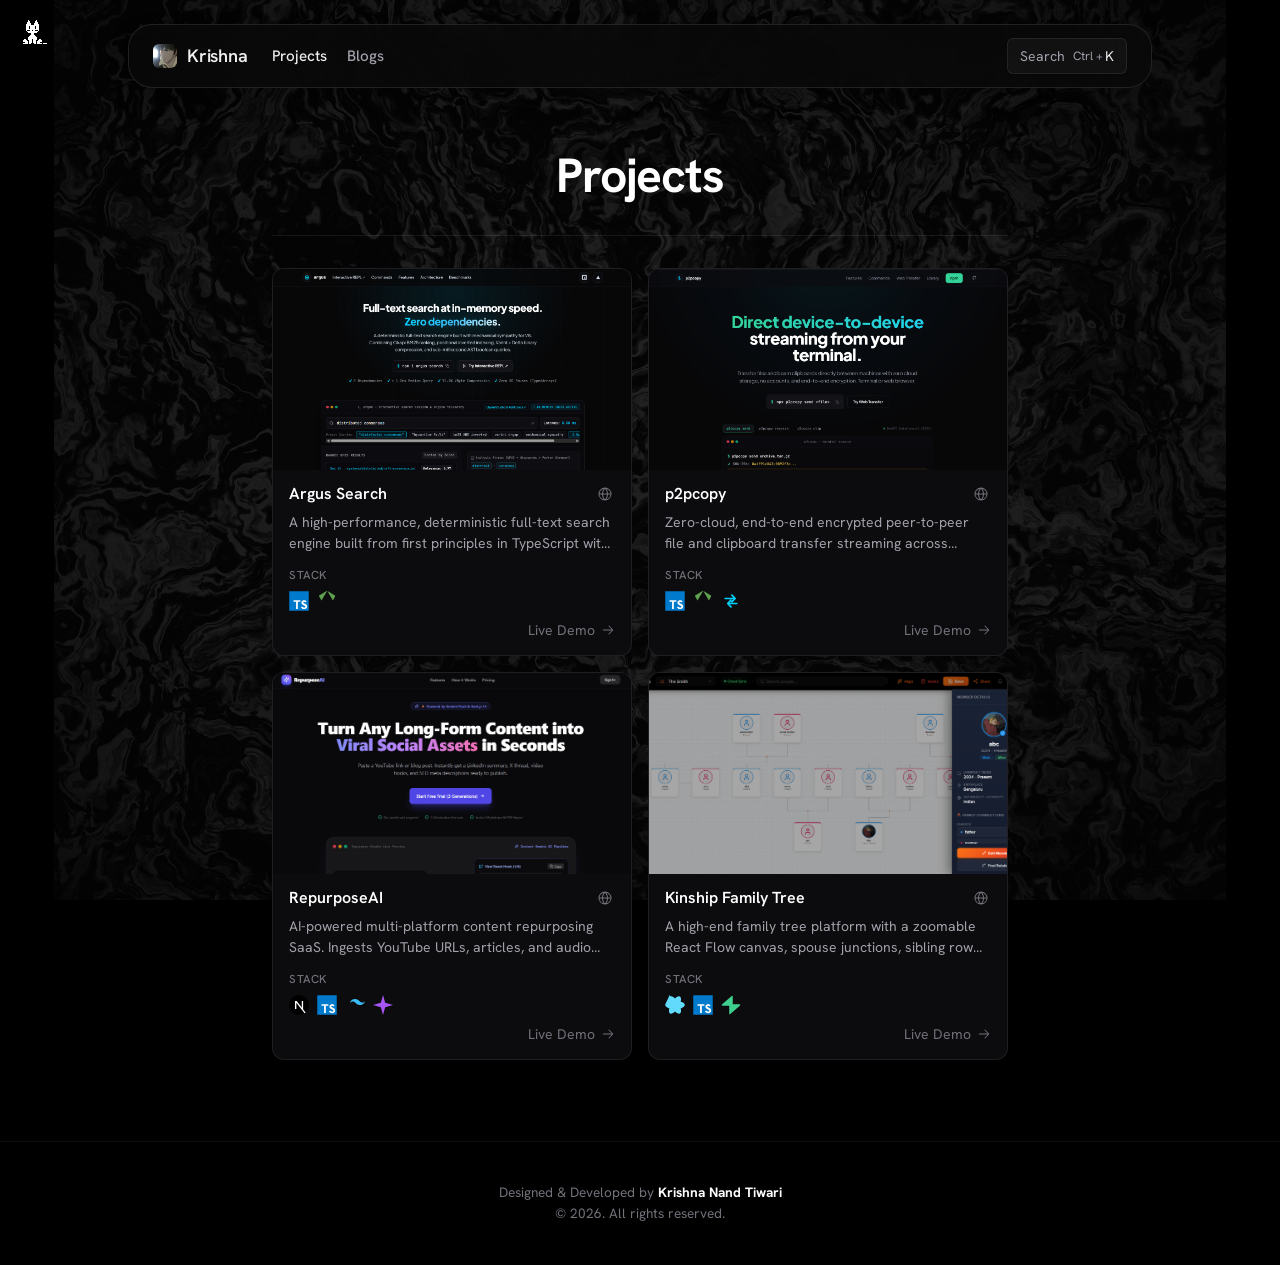
<file: projects.html>
<!DOCTYPE html>
<html lang="en" class="dark">
<head>
    <meta charset="UTF-8">
    <meta name="viewport" content="width=device-width, initial-scale=1.0">
    <title>Projects | Krishna Nand Tiwari</title>
    
    <meta name="description" content="Projects developed by Krishna Nand Tiwari including RepurposeAI, p2pcopy, Argus Search, and Kinship.">
    <meta name="author" content="Krishna Nand Tiwari">
    <link rel="icon" href="images/avatar.jpg" type="image/jpeg">

    <link rel="preconnect" href="https://fonts.googleapis.com">
    <link rel="preconnect" href="https://fonts.gstatic.com" crossorigin>
    <link href="https://fonts.googleapis.com/css2?family=Hanken+Grotesk:wght@300;400;500;600;700;800;900&display=swap" rel="stylesheet">

    <link rel="stylesheet" href="styles.css?v=17">

    <link rel="preload" href="oneko.gif" as="image">

    <script defer src="https://cloud.umami.is/script.js" data-website-id="9b6a5cc2-c3c5-499b-848d-0a88193eeb85"></script>
</head>
<body>
    
    <canvas id="shader-canvas" class="shader-bg"></canvas>
    <div class="shader-bg noise-layer"></div>
    <div class="shader-bg grid-layer"></div>
    <div class="edge-glow-left"></div>
    <div class="edge-glow-right"></div>

    <nav id="main-nav" aria-label="Main Navigation">
        <div class="nav-left">
            <a href="index.html" class="nav-brand">
                <img src="images/avatar.jpg" alt="Krishna logo" class="nav-brand-img">
                <span class="nav-brand-name">Krishna</span>
            </a>
            <div class="nav-menu-links">
                <a href="projects.html" class="nav-menu-item active">Projects</a>
                <a href="blog.html" class="nav-menu-item">Blogs</a>
            </div>
        </div>
        <div class="nav-right">
            <button id="cmd-k-btn" class="nav-search-btn" aria-label="Search">
                <span class="nav-search-label">Search</span>
                <span class="nav-search-kbd"><span class="kbd-mod">Ctrl +</span>K</span>
            </button>
        </div>
    </nav>

    <main class="projects-page-container">
        <div class="projects-header-section">
            <h1 class="projects-page-title">Projects</h1>
            <div class="projects-separator"></div>
        </div>

        <div class="projects-grid">
            
            <div class="tilt-wrapper">
                <div class="portfolio-card">
                    <a href="argus.html" class="card-cover">
                        <img src="images/argus_preview.png" alt="Argus Search Engine" class="card-preview-image" loading="lazy">
                    </a>
                    <div class="card-body">
                        <div class="card-title-row">
                            <a href="argus.html" class="card-title-link">Argus Search</a>
                            <a href="https://argus-search.vercel.app" target="_blank" rel="noopener noreferrer" class="card-external-icon" aria-label="Open Argus Live Demo" title="View Website">
                                <svg xmlns="http://www.w3.org/2000/svg" width="16" height="16" fill="currentColor" viewBox="0 0 256 256"><path d="M128,24h0A104,104,0,1,0,232,128,104.12,104.12,0,0,0,128,24Zm87.62,96H175.79C174,83.49,159.94,57.67,148.41,42.4A88.19,88.19,0,0,1,215.63,120ZM96.23,136h63.54c-2.31,41.61-22.23,67.11-31.77,77C118.45,203.1,98.54,177.6,96.23,136Zm0-16C98.54,78.39,118.46,52.89,128,43c9.55,9.93,29.46,35.43,31.77,77Zm11.36-77.6C96.06,57.67,82,83.49,80.21,120H40.37A88.19,88.19,0,0,1,107.59,42.4ZM40.37,136H80.21c1.82,36.51,15.85,62.33,27.38,77.6A88.19,88.19,0,0,1,40.37,136Zm108,77.6c11.53-15.27,25.56-41.09,27.38-77.6h39.84A88.19,88.19,0,0,1,148.41,213.6Z"></path></svg>
                            </a>
                        </div>
                        <p class="card-desc">
                            A high-performance, deterministic full-text search engine built from first principles in TypeScript with mechanical sympathy for JavaScript runtimes.
                        </p>
                        <div class="card-stack-section">
                            <div class="card-stack-label">STACK</div>
                            <div class="card-stack-icons">
                                <span class="stack-icon-btn" title="TypeScript">
                                    <svg viewBox="0 0 128 128"><path fill="#007acc" d="M1.5 63.91v62.5h125v-125H1.5z"></path><path fill="#fff" d="M102.23 58.91a15.56 15.56 0 017.82 4.5 20.58 20.58 0 013 4c0 .16-5.4 3.81-8.69 5.85-.12.08-.6-.44-1.13-1.23a7.09 7.09 0 00-5.87-3.53c-3.79-.26-6.23 1.73-6.21 5a4.58 4.58 0 00.54 2.34c.83 1.73 2.38 2.76 7.24 4.86 8.95 3.85 12.78 6.39 15.16 10 2.66 4 3.25 10.46 1.45 15.24-2 5.2-6.9 8.73-13.83 9.9a38.32 38.32 0 01-9.52-.1 23 23 0 01-12.72-6.63c-1.15-1.27-3.39-4.58-3.25-4.82a9.34 9.34 0 011.15-.73L82 101l3.59-2.08.75 1.11a16.78 16.78 0 004.74 4.54c4 2.1 9.46 1.81 12.16-.62a5.43 5.43 0 00.69-6.92c-1-1.39-3-2.56-8.59-5-6.45-2.78-9.23-4.5-11.77-7.24a16.48 16.48 0 01-3.43-6.25 25 25 0 01-.22-8c1.33-6.23 6-10.58 12.82-11.87a31.66 31.66 0 019.49.26zm-29.34 5.24v5.12H56.66v46.23H45.15V69.26H28.88v-5a49.19 49.19 0 01.12-5.17C29.08 59 39 59 51 59h21.83z"></path></svg>
                                </span>
                                <span class="stack-icon-btn" title="Node.js">
                                    <svg viewBox="0 0 128 128"><path fill="#5fa04e" d="M63.999 0a5.617 5.617 0 0 0-2.789.744L11.445 29.646 28.852 61.58 64.592.053A8.177 8.177 0 0 0 64.003 0Zm2.316.605v.002l35.194 60.577 16.545-30.449a5.483 5.483 0 0 0-1.028-.817L91.38 15.024 66.7.754h-.007c-.12-.061-.252-.099-.378-.15Z"></path></svg>
                                </span>
                            </div>
                        </div>
                    </div>
                    <div class="card-footer">
                        <a href="https://argus-search.vercel.app" target="_blank" rel="noopener noreferrer" class="card-live-demo-link" aria-label="Open Argus Live Demo">
                            <span>Live Demo</span>
                            <svg xmlns="http://www.w3.org/2000/svg" width="14" height="14" fill="currentColor" viewBox="0 0 256 256"><path d="M221.66,133.66l-72,72a8,8,0,0,1-11.32-11.32L196.69,136H40a8,8,0,0,1,0-16H196.69L138.34,61.66a8,8,0,0,1,11.32-11.32l72,72A8,8,0,0,1,221.66,133.66Z"></path></svg>
                        </a>
                    </div>
                </div>
            </div>

            <div class="tilt-wrapper">
                <div class="portfolio-card">
                    <a href="p2pcopy.html" class="card-cover">
                        <img src="images/p2pcopy_preview.png" alt="p2pcopy" class="card-preview-image" loading="lazy">
                    </a>
                    <div class="card-body">
                        <div class="card-title-row">
                            <a href="p2pcopy.html" class="card-title-link">p2pcopy</a>
                            <a href="https://p2pcopy.vercel.app" target="_blank" rel="noopener noreferrer" class="card-external-icon" aria-label="Open p2pcopy Live Demo" title="View Website">
                                <svg xmlns="http://www.w3.org/2000/svg" width="16" height="16" fill="currentColor" viewBox="0 0 256 256"><path d="M128,24h0A104,104,0,1,0,232,128,104.12,104.12,0,0,0,128,24Zm87.62,96H175.79C174,83.49,159.94,57.67,148.41,42.4A88.19,88.19,0,0,1,215.63,120ZM96.23,136h63.54c-2.31,41.61-22.23,67.11-31.77,77C118.45,203.1,98.54,177.6,96.23,136Zm0-16C98.54,78.39,118.46,52.89,128,43c9.55,9.93,29.46,35.43,31.77,77Zm11.36-77.6C96.06,57.67,82,83.49,80.21,120H40.37A88.19,88.19,0,0,1,107.59,42.4ZM40.37,136H80.21c1.82,36.51,15.85,62.33,27.38,77.6A88.19,88.19,0,0,1,40.37,136Zm108,77.6c11.53-15.27,25.56-41.09,27.38-77.6h39.84A88.19,88.19,0,0,1,148.41,213.6Z"></path></svg>
                            </a>
                        </div>
                        <p class="card-desc">
                            Zero-cloud, end-to-end encrypted peer-to-peer file and clipboard transfer streaming across developer terminals and web browsers via WebRTC DataChannels.
                        </p>
                        <div class="card-stack-section">
                            <div class="card-stack-label">STACK</div>
                            <div class="card-stack-icons">
                                <span class="stack-icon-btn" title="TypeScript">
                                    <svg viewBox="0 0 128 128"><path fill="#007acc" d="M1.5 63.91v62.5h125v-125H1.5z"></path><path fill="#fff" d="M102.23 58.91a15.56 15.56 0 017.82 4.5 20.58 20.58 0 013 4c0 .16-5.4 3.81-8.69 5.85-.12.08-.6-.44-1.13-1.23a7.09 7.09 0 00-5.87-3.53c-3.79-.26-6.23 1.73-6.21 5a4.58 4.58 0 00.54 2.34c.83 1.73 2.38 2.76 7.24 4.86 8.95 3.85 12.78 6.39 15.16 10 2.66 4 3.25 10.46 1.45 15.24-2 5.2-6.9 8.73-13.83 9.9a38.32 38.32 0 01-9.52-.1 23 23 0 01-12.72-6.63c-1.15-1.27-3.39-4.58-3.25-4.82a9.34 9.34 0 011.15-.73L82 101l3.59-2.08.75 1.11a16.78 16.78 0 004.74 4.54c4 2.1 9.46 1.81 12.16-.62a5.43 5.43 0 00.69-6.92c-1-1.39-3-2.56-8.59-5-6.45-2.78-9.23-4.5-11.77-7.24a16.48 16.48 0 01-3.43-6.25 25 25 0 01-.22-8c1.33-6.23 6-10.58 12.82-11.87a31.66 31.66 0 019.49.26zm-29.34 5.24v5.12H56.66v46.23H45.15V69.26H28.88v-5a49.19 49.19 0 01.12-5.17C29.08 59 39 59 51 59h21.83z"></path></svg>
                                </span>
                                <span class="stack-icon-btn" title="Node.js">
                                    <svg viewBox="0 0 128 128"><path fill="#5fa04e" d="M63.999 0a5.617 5.617 0 0 0-2.789.744L11.445 29.646 28.852 61.58 64.592.053A8.177 8.177 0 0 0 64.003 0Zm2.316.605v.002l35.194 60.577 16.545-30.449a5.483 5.483 0 0 0-1.028-.817L91.38 15.024 66.7.754h-.007c-.12-.061-.252-.099-.378-.15Z"></path></svg>
                                </span>
                                <span class="stack-icon-btn" title="WebRTC">
                                    <svg viewBox="0 0 24 24" fill="none" stroke="#00d2ff" stroke-width="2" stroke-linecap="round" stroke-linejoin="round"><path d="M5 9h11M13 5l4 4-4 4"></path><path d="M19 15H8M12 11l-4 4 4 4"></path></svg>
                                </span>
                            </div>
                        </div>
                    </div>
                    <div class="card-footer">
                        <a href="https://p2pcopy.vercel.app" target="_blank" rel="noopener noreferrer" class="card-live-demo-link" aria-label="Open p2pcopy Live Demo">
                            <span>Live Demo</span>
                            <svg xmlns="http://www.w3.org/2000/svg" width="14" height="14" fill="currentColor" viewBox="0 0 256 256"><path d="M221.66,133.66l-72,72a8,8,0,0,1-11.32-11.32L196.69,136H40a8,8,0,0,1,0-16H196.69L138.34,61.66a8,8,0,0,1,11.32-11.32l72,72A8,8,0,0,1,221.66,133.66Z"></path></svg>
                        </a>
                    </div>
                </div>
            </div>

            <div class="tilt-wrapper">
                <div class="portfolio-card">
                    <a href="repurpose-ai.html" class="card-cover">
                        <img src="images/repurpose_ai_preview.png" alt="RepurposeAI" class="card-preview-image" loading="lazy">
                    </a>
                    <div class="card-body">
                        <div class="card-title-row">
                            <a href="repurpose-ai.html" class="card-title-link">RepurposeAI</a>
                            <a href="https://repurposeai-rp.vercel.app/" target="_blank" rel="noopener noreferrer" class="card-external-icon" aria-label="Open RepurposeAI Live Demo" title="View Website">
                                <svg xmlns="http://www.w3.org/2000/svg" width="16" height="16" fill="currentColor" viewBox="0 0 256 256"><path d="M128,24h0A104,104,0,1,0,232,128,104.12,104.12,0,0,0,128,24Zm87.62,96H175.79C174,83.49,159.94,57.67,148.41,42.4A88.19,88.19,0,0,1,215.63,120ZM96.23,136h63.54c-2.31,41.61-22.23,67.11-31.77,77C118.45,203.1,98.54,177.6,96.23,136Zm0-16C98.54,78.39,118.46,52.89,128,43c9.55,9.93,29.46,35.43,31.77,77Zm11.36-77.6C96.06,57.67,82,83.49,80.21,120H40.37A88.19,88.19,0,0,1,107.59,42.4ZM40.37,136H80.21c1.82,36.51,15.85,62.33,27.38,77.6A88.19,88.19,0,0,1,40.37,136Zm108,77.6c11.53-15.27,25.56-41.09,27.38-77.6h39.84A88.19,88.19,0,0,1,148.41,213.6Z"></path></svg>
                            </a>
                        </div>
                        <p class="card-desc">
                            AI-powered multi-platform content repurposing SaaS. Ingests YouTube URLs, articles, and audio transcripts to generate LinkedIn carousels, X threads, video scripts, and SEO packs.
                        </p>
                        <div class="card-stack-section">
                            <div class="card-stack-label">STACK</div>
                            <div class="card-stack-icons">
                                <span class="stack-icon-btn" title="Next.js">
                                    <svg viewBox="0 0 128 128"><circle cx="64" cy="64" r="64" fill="#000"></circle><path fill="#fff" d="M106.317 112.014 49.167 38.4H38.4v51.179h8.614v-40.24l52.54 67.884a64.216 64.216 0 0 0 6.763-5.209z"></path><path fill="#fff" d="M81.778 38.4h8.533v51.2h-8.533z"></path></svg>
                                </span>
                                <span class="stack-icon-btn" title="TypeScript">
                                    <svg viewBox="0 0 128 128"><path fill="#007acc" d="M1.5 63.91v62.5h125v-125H1.5z"></path><path fill="#fff" d="M102.23 58.91a15.56 15.56 0 017.82 4.5 20.58 20.58 0 013 4c0 .16-5.4 3.81-8.69 5.85-.12.08-.6-.44-1.13-1.23a7.09 7.09 0 00-5.87-3.53c-3.79-.26-6.23 1.73-6.21 5a4.58 4.58 0 00.54 2.34c.83 1.73 2.38 2.76 7.24 4.86 8.95 3.85 12.78 6.39 15.16 10 2.66 4 3.25 10.46 1.45 15.24-2 5.2-6.9 8.73-13.83 9.9a38.32 38.32 0 01-9.52-.1 23 23 0 01-12.72-6.63c-1.15-1.27-3.39-4.58-3.25-4.82a9.34 9.34 0 011.15-.73L82 101l3.59-2.08.75 1.11a16.78 16.78 0 004.74 4.54c4 2.1 9.46 1.81 12.16-.62a5.43 5.43 0 00.69-6.92c-1-1.39-3-2.56-8.59-5-6.45-2.78-9.23-4.5-11.77-7.24a16.48 16.48 0 01-3.43-6.25 25 25 0 01-.22-8c1.33-6.23 6-10.58 12.82-11.87a31.66 31.66 0 019.49.26zm-29.34 5.24v5.12H56.66v46.23H45.15V69.26H28.88v-5a49.19 49.19 0 01.12-5.17C29.08 59 39 59 51 59h21.83z"></path></svg>
                                </span>
                                <span class="stack-icon-btn" title="Tailwind CSS">
                                    <svg viewBox="0 0 128 128"><path d="M64.004 25.602c-17.067 0-27.73 8.53-32 25.597 6.398-8.531 13.867-11.73 22.398-9.597 4.871 1.214 8.352 4.746 12.207 8.66C72.883 56.629 80.145 64 96.004 64c17.066 0 27.73-8.531 32-25.602-6.399 8.536-13.867 11.735-22.399 9.602-4.87-1.215-8.347-4.746-12.207-8.66-6.27-6.367-13.53-13.738-29.394-13.738z" fill="#38bdf8"></path></svg>
                                </span>
                                <span class="stack-icon-btn" title="Gemini AI">
                                    <svg viewBox="0 0 24 24" fill="#a855f7"><path d="M12 0L14.6 9.4L24 12L14.6 14.6L12 24L9.4 14.6L0 12L9.4 9.4L12 0Z"></path></svg>
                                </span>
                            </div>
                        </div>
                    </div>
                    <div class="card-footer">
                        <a href="https://repurposeai-rp.vercel.app/" target="_blank" rel="noopener noreferrer" class="card-live-demo-link" aria-label="Open RepurposeAI Live Demo">
                            <span>Live Demo</span>
                            <svg xmlns="http://www.w3.org/2000/svg" width="14" height="14" fill="currentColor" viewBox="0 0 256 256"><path d="M221.66,133.66l-72,72a8,8,0,0,1-11.32-11.32L196.69,136H40a8,8,0,0,1,0-16H196.69L138.34,61.66a8,8,0,0,1,11.32-11.32l72,72A8,8,0,0,1,221.66,133.66Z"></path></svg>
                        </a>
                    </div>
                </div>
            </div>

            <div class="tilt-wrapper">
                <div class="portfolio-card">
                    <a href="kinship.html" class="card-cover">
                        <img src="images/kinship_preview.png" alt="Kinship Family Tree" class="card-preview-image" loading="lazy">
                    </a>
                    <div class="card-body">
                        <div class="card-title-row">
                            <a href="kinship.html" class="card-title-link">Kinship Family Tree</a>
                            <a href="https://familytree-livid.vercel.app" target="_blank" rel="noopener noreferrer" class="card-external-icon" aria-label="Open Kinship Live Demo" title="View Website">
                                <svg xmlns="http://www.w3.org/2000/svg" width="16" height="16" fill="currentColor" viewBox="0 0 256 256"><path d="M128,24h0A104,104,0,1,0,232,128,104.12,104.12,0,0,0,128,24Zm87.62,96H175.79C174,83.49,159.94,57.67,148.41,42.4A88.19,88.19,0,0,1,215.63,120ZM96.23,136h63.54c-2.31,41.61-22.23,67.11-31.77,77C118.45,203.1,98.54,177.6,96.23,136Zm0-16C98.54,78.39,118.46,52.89,128,43c9.55,9.93,29.46,35.43,31.77,77Zm11.36-77.6C96.06,57.67,82,83.49,80.21,120H40.37A88.19,88.19,0,0,1,107.59,42.4ZM40.37,136H80.21c1.82,36.51,15.85,62.33,27.38,77.6A88.19,88.19,0,0,1,40.37,136Zm108,77.6c11.53-15.27,25.56-41.09,27.38-77.6h39.84A88.19,88.19,0,0,1,148.41,213.6Z"></path></svg>
                            </a>
                        </div>
                        <p class="card-desc">
                            A high-end family tree platform with a zoomable React Flow canvas, spouse junctions, sibling row alignment, and PDF export capabilities.
                        </p>
                        <div class="card-stack-section">
                            <div class="card-stack-label">STACK</div>
                            <div class="card-stack-icons">
                                <span class="stack-icon-btn" title="React Flow">
                                    <svg viewBox="0 0 128 128"><g fill="#61DAFB"><circle cx="64" cy="64" r="11.4"></circle><path d="M107.3 45.2c-2.2-.8-4.5-1.6-6.9-2.3.6-2.4 1.1-4.8 1.5-7.1 2.1-13.2-.2-22.5-6.6-26.1-1.9-1.1-4-1.6-6.4-1.6-7 0-15.9 5.2-24.9 13.9-9-8.7-17.9-13.9-24.9-13.9-2.4 0-4.5-.5-6.4-1.6-6.4-3.7 8.7-13 6.6-26.1.4 2.3.9 4.7 1.5 7.1-2.4.7-4.7 1.4-6.9 2.3C8.2 50 1.4 56.6 1.4 64s6.9 14 19.3 18.8c2.2.8 4.5 1.6 6.9 2.3-.6 2.4-1.1 4.8-1.5 7.1-2.1 13.2.2 22.5 6.6 26.1 1.9 1.1 4 1.6 6.4 1.6 7.1 0 16-5.2 24.9-13.9 9 8.7 17.9 13.9 24.9 13.9 2.4 0 4.5-.5 6.4-1.6 6.4-3.7 8.7-13 6.6-26.1-.4-2.3-.9-4.7-1.5-7.1 2.4-.7 4.7-1.4 6.9-2.3 12.5-4.8 19.3-11.4 19.3-18.8s-6.8-14-19.3-18.8z"/></g></svg>
                                </span>
                                <span class="stack-icon-btn" title="TypeScript">
                                    <svg viewBox="0 0 128 128"><path fill="#007acc" d="M1.5 63.91v62.5h125v-125H1.5z"></path><path fill="#fff" d="M102.23 58.91a15.56 15.56 0 017.82 4.5 20.58 20.58 0 013 4c0 .16-5.4 3.81-8.69 5.85-.12.08-.6-.44-1.13-1.23a7.09 7.09 0 00-5.87-3.53c-3.79-.26-6.23 1.73-6.21 5a4.58 4.58 0 00.54 2.34c.83 1.73 2.38 2.76 7.24 4.86 8.95 3.85 12.78 6.39 15.16 10 2.66 4 3.25 10.46 1.45 15.24-2 5.2-6.9 8.73-13.83 9.9a38.32 38.32 0 01-9.52-.1 23 23 0 01-12.72-6.63c-1.15-1.27-3.39-4.58-3.25-4.82a9.34 9.34 0 011.15-.73L82 101l3.59-2.08.75 1.11a16.78 16.78 0 004.74 4.54c4 2.1 9.46 1.81 12.16-.62a5.43 5.43 0 00.69-6.92c-1-1.39-3-2.56-8.59-5-6.45-2.78-9.23-4.5-11.77-7.24a16.48 16.48 0 01-3.43-6.25 25 25 0 01-.22-8c1.33-6.23 6-10.58 12.82-11.87a31.66 31.66 0 019.49.26zm-29.34 5.24v5.12H56.66v46.23H45.15V69.26H28.88v-5a49.19 49.19 0 01.12-5.17C29.08 59 39 59 51 59h21.83z"></path></svg>
                                </span>
                                <span class="stack-icon-btn" title="Supabase">
                                    <svg viewBox="0 0 100 100"><path fill="#3ECF8E" d="M53.4 4.8c1.6-2.5 5.5-1.3 5.5 1.7v40.3h33.8c3.2 0 4.9 3.8 2.7 6.1L46.6 95.2c-1.6 2.5-5.5 1.3-5.5-1.7V53.2H7.3c-3.2 0-4.9-3.8-2.7-6.1L53.4 4.8z"/></svg>
                                </span>
                            </div>
                        </div>
                    </div>
                    <div class="card-footer">
                        <a href="https://familytree-livid.vercel.app" target="_blank" rel="noopener noreferrer" class="card-live-demo-link" aria-label="Open Kinship Family Tree Live Demo">
                            <span>Live Demo</span>
                            <svg xmlns="http://www.w3.org/2000/svg" width="14" height="14" fill="currentColor" viewBox="0 0 256 256"><path d="M221.66,133.66l-72,72a8,8,0,0,1-11.32-11.32L196.69,136H40a8,8,0,0,1,0-16H196.69L138.34,61.66a8,8,0,0,1,11.32-11.32l72,72A8,8,0,0,1,221.66,133.66Z"></path></svg>
                        </a>
                    </div>
                </div>
            </div>
        </div>
    </main>

    <div id="cmd-modal" class="cmd-modal-backdrop" aria-hidden="true">
        <div class="cmd-modal-dialog">
            <div class="cmd-search-bar">
                <svg class="cmd-search-icon" xmlns="http://www.w3.org/2000/svg" width="16" height="16" fill="currentColor" viewBox="0 0 256 256"><path d="M229.66,218.34l-50.07-50.06a88.11,88.11,0,1,0-11.31,11.31l50.06,50.07a8,8,0,0,0,11.32-11.32ZM40,112a72,72,0,1,1,72,72A72.08,72.08,0,0,1,40,112Z"/></svg>
                <input id="cmd-search-input" class="cmd-search-input" type="text" placeholder="Search projects, blogs, or social links..." autocomplete="off">
                <kbd class="cmd-esc-badge">ESC</kbd>
            </div>
            <div id="cmd-results-list" class="cmd-results-list"></div>
            <div class="cmd-modal-footer">
                <span>Navigate <kbd>↑</kbd> <kbd>↓</kbd></span>
                <span>Select <kbd>↵</kbd></span>
                <span>Close <kbd>ESC</kbd></span>
            </div>
        </div>
    </div>

    <footer class="site-footer">
        <p id="footer-copy">Designed &amp; Developed by <b>Krishna Nand Tiwari</b><br>© 2026. All rights reserved.</p>
        
        <div id="owner-views-badge" class="owner-views-badge" style="display: none;">
            <a href="https://cloud.umami.is" target="_blank" rel="noopener noreferrer" class="owner-views-pill" title="Private Analytics · Click to open Umami Dashboard">
                <svg class="views-eye-icon" xmlns="http://www.w3.org/2000/svg" width="13" height="13" viewBox="0 0 24 24" fill="none" stroke="currentColor" stroke-width="1.75" stroke-linecap="round" stroke-linejoin="round">
                    <path d="M1 12s4-8 11-8 11 8 11 8-4 8-11 8-11-8-11-8z"></path>
                    <circle cx="12" cy="12" r="3"></circle>
                </svg>
                <span id="owner-views-count">--</span>
            </a>
        </div>
    </footer>

    <script src="oneko.js" defer></script>
    <script src="script.js?v=16" defer></script>
</body>
</html>
</file>
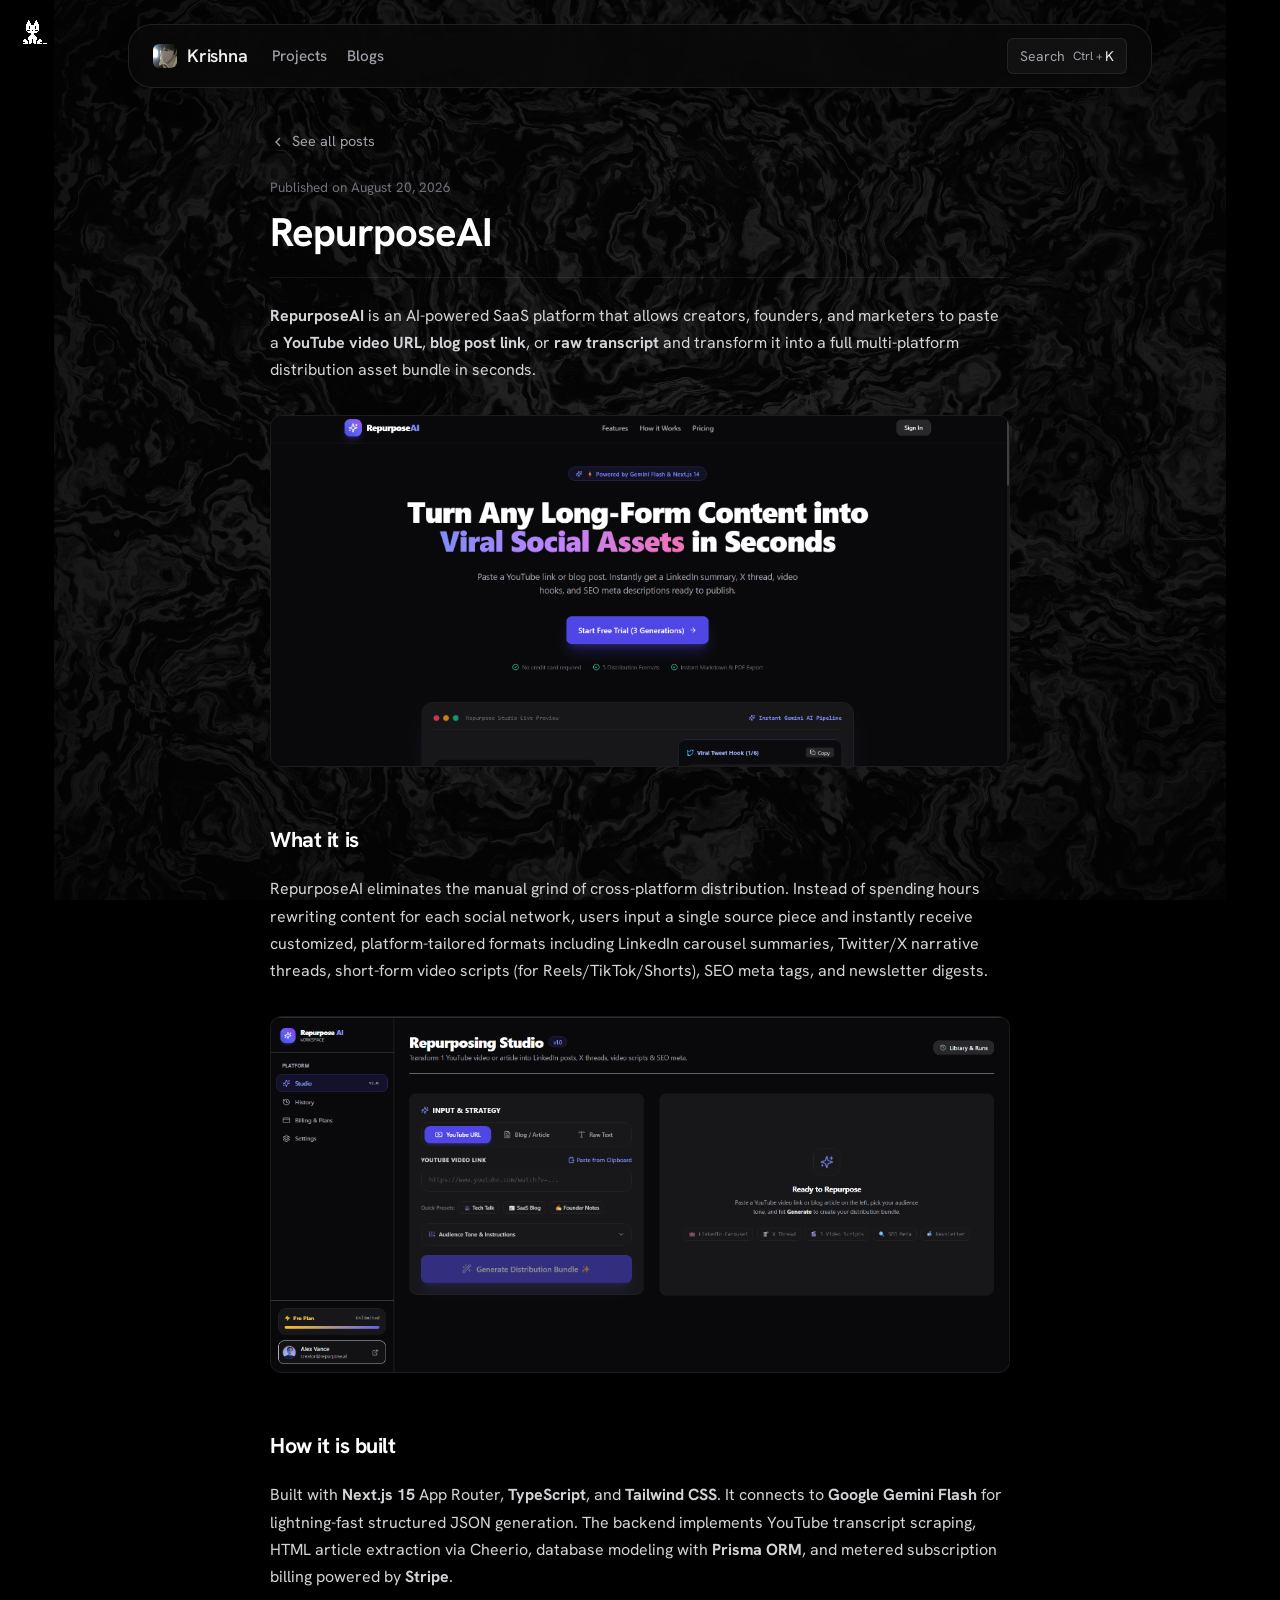
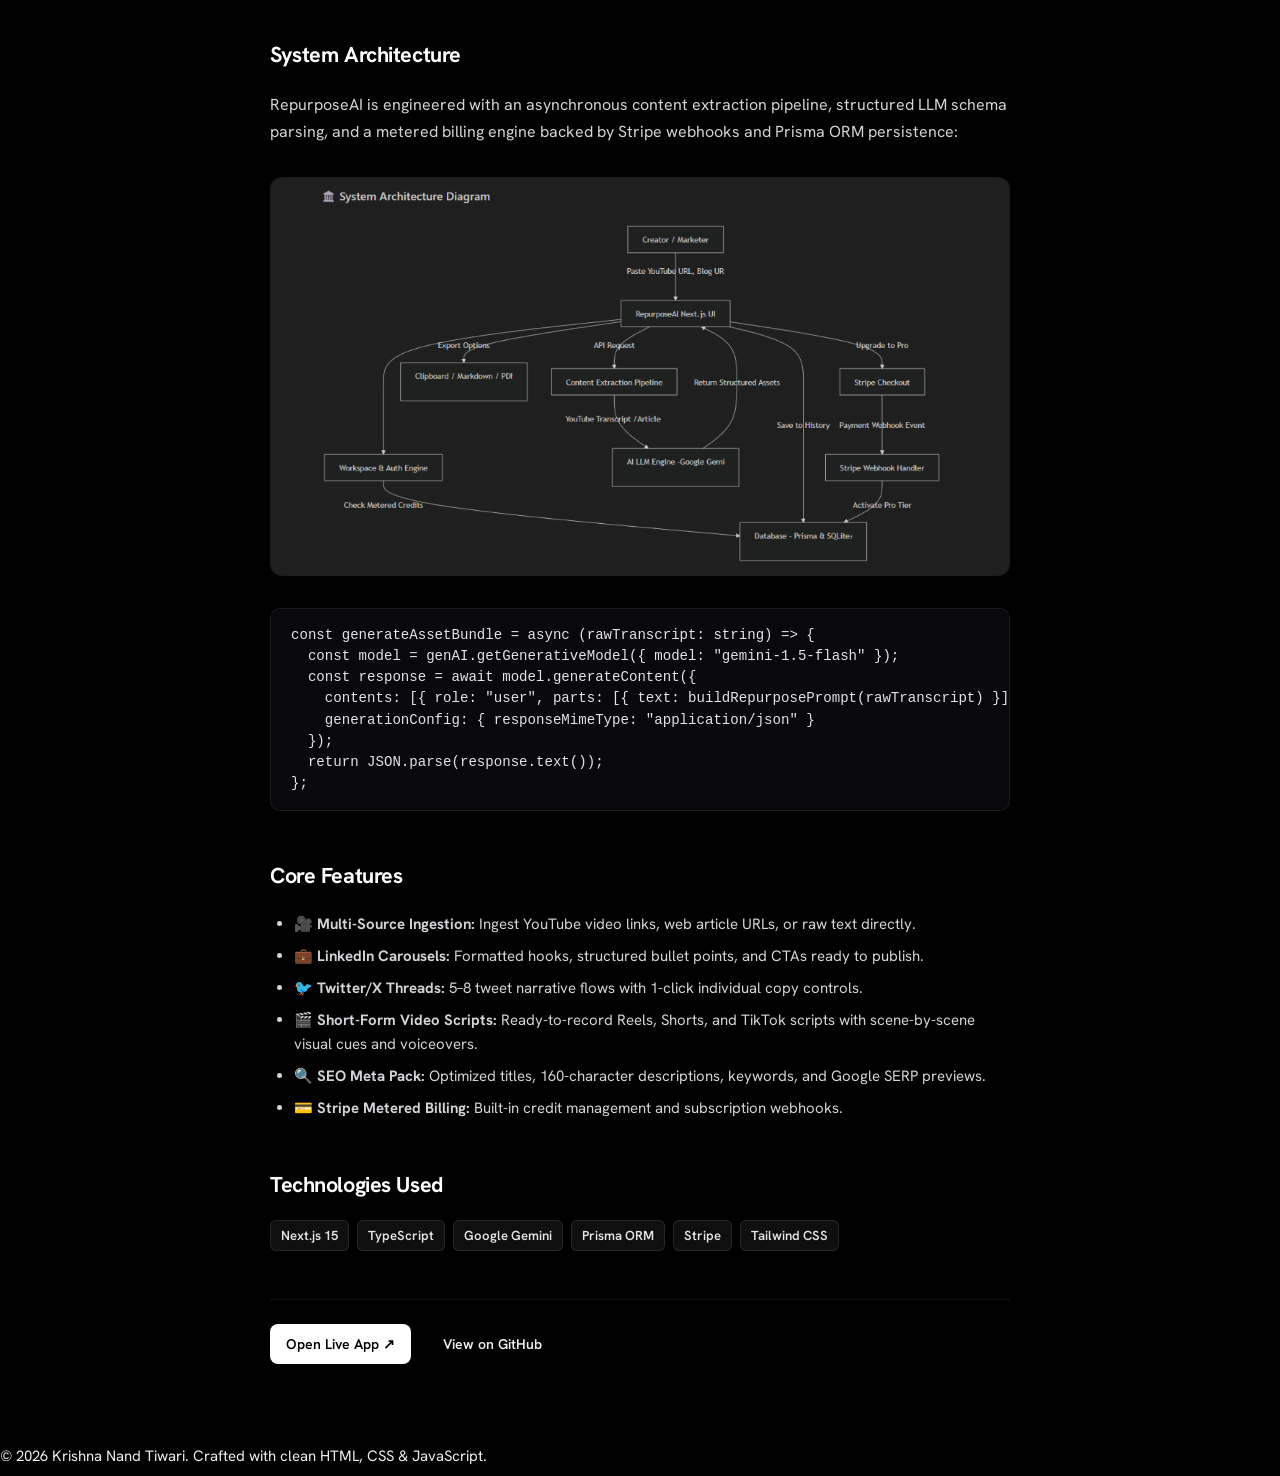
<file: repurpose-ai.html>
<!DOCTYPE html>
<html lang="en" class="dark">
<head>
    <meta charset="UTF-8">
    <meta name="viewport" content="width=device-width, initial-scale=1.0">
    <title>RepurposeAI | Project Details</title>
    
    <meta name="description" content="Development details and architecture of RepurposeAI - an AI-powered multi-platform content repurposing SaaS.">
    <meta name="author" content="Krishna Nand Tiwari">
    <link rel="icon" href="images/avatar.jpg" type="image/jpeg">
    
    <link rel="preconnect" href="https://fonts.googleapis.com">
    <link rel="preconnect" href="https://fonts.gstatic.com" crossorigin>
    <link href="https://fonts.googleapis.com/css2?family=Hanken+Grotesk:wght@300;400;500;600;700;800;900&display=swap" rel="stylesheet">
    
    <link rel="stylesheet" href="styles.css?v=17">
    
    <link rel="preload" href="oneko.gif" as="image">
    
    <script defer src="https://cloud.umami.is/script.js" data-website-id="9b6a5cc2-c3c5-499b-848d-0a88193eeb85"></script>
</head>
<body>
    
    <canvas id="shader-canvas" class="shader-bg"></canvas>
    <div class="shader-bg noise-layer"></div>
    <div class="shader-bg grid-layer"></div>
    <div class="edge-glow-left"></div>
    <div class="edge-glow-right"></div>

    <nav id="main-nav" aria-label="Main Navigation">
        <div class="nav-left">
            <a href="index.html" class="nav-brand">
                <img src="images/avatar.jpg" alt="Krishna logo" class="nav-brand-img">
                <span class="nav-brand-name">Krishna</span>
            </a>
            <div class="nav-menu-links">
                <a href="projects.html" class="nav-menu-item">Projects</a>
                <a href="blog.html" class="nav-menu-item">Blogs</a>
            </div>
        </div>
        <div class="nav-right">
            <button id="cmd-k-btn" class="nav-search-btn" aria-label="Search">
                <span class="nav-search-label">Search</span>
                <span class="nav-search-kbd"><span class="kbd-mod">Ctrl +</span>K</span>
            </button>
        </div>
    </nav>

    <main class="main-content">
        <div class="article-container">
            
            <a class="back-link" href="blog.html">
                <svg xmlns="http://www.w3.org/2000/svg" fill="none" viewBox="0 0 24 24" stroke="currentColor" stroke-width="2"><polyline points="15 18 9 12 15 6"></polyline></svg>
                See all posts
            </a>

            <article class="article-body">
                <header class="article-header">
                    <time class="published-date">Published on August 20, 2026</time>
                    <h1 class="article-title">RepurposeAI</h1>
                </header>

                <p>
                    <strong>RepurposeAI</strong> is an AI-powered SaaS platform that allows creators, founders, and marketers to paste a <strong>YouTube video URL</strong>, <strong>blog post link</strong>, or <strong>raw transcript</strong> and transform it into a full multi-platform distribution asset bundle in seconds.
                </p>

                <div class="article-image-wrapper">
                    <img src="images/repurpose_ai_preview.png" alt="RepurposeAI SaaS Landing Page" class="article-image" />
                </div>

                <h2>What it is</h2>
                <p>
                    RepurposeAI eliminates the manual grind of cross-platform distribution. Instead of spending hours rewriting content for each social network, users input a single source piece and instantly receive customized, platform-tailored formats including LinkedIn carousel summaries, Twitter/X narrative threads, short-form video scripts (for Reels/TikTok/Shorts), SEO meta tags, and newsletter digests.
                </p>

                <div class="article-image-wrapper">
                    <img src="images/repurpose_ai_dashboard.png" alt="RepurposeAI Repurposing Studio Dashboard" class="article-image" />
                </div>

                <h2>How it is built</h2>
                <p>
                    Built with <strong>Next.js 15</strong> App Router, <strong>TypeScript</strong>, and <strong>Tailwind CSS</strong>. It connects to <strong>Google Gemini Flash</strong> for lightning-fast structured JSON generation. The backend implements YouTube transcript scraping, HTML article extraction via Cheerio, database modeling with <strong>Prisma ORM</strong>, and metered subscription billing powered by <strong>Stripe</strong>.
                </p>
                
                <h2>System Architecture</h2>
                <p>
                    RepurposeAI is engineered with an asynchronous content extraction pipeline, structured LLM schema parsing, and a metered billing engine backed by Stripe webhooks and Prisma ORM persistence:
                </p>

                <div class="article-image-wrapper">
                    <img src="images/repurpose_ai_architecture.png" alt="RepurposeAI System Architecture Diagram" class="article-image" />
                </div>

                <pre><code>const generateAssetBundle = async (rawTranscript: string) => {
  const model = genAI.getGenerativeModel({ model: "gemini-1.5-flash" });
  const response = await model.generateContent({
    contents: [{ role: "user", parts: [{ text: buildRepurposePrompt(rawTranscript) }] }],
    generationConfig: { responseMimeType: "application/json" }
  });
  return JSON.parse(response.text());
};</code></pre>

                <h2>Core Features</h2>
                <ul>
                    <li>🎥 <strong>Multi-Source Ingestion:</strong> Ingest YouTube video links, web article URLs, or raw text directly.</li>
                    <li>💼 <strong>LinkedIn Carousels:</strong> Formatted hooks, structured bullet points, and CTAs ready to publish.</li>
                    <li>🐦 <strong>Twitter/X Threads:</strong> 5–8 tweet narrative flows with 1-click individual copy controls.</li>
                    <li>🎬 <strong>Short-Form Video Scripts:</strong> Ready-to-record Reels, Shorts, and TikTok scripts with scene-by-scene visual cues and voiceovers.</li>
                    <li>🔍 <strong>SEO Meta Pack:</strong> Optimized titles, 160-character descriptions, keywords, and Google SERP previews.</li>
                    <li>💳 <strong>Stripe Metered Billing:</strong> Built-in credit management and subscription webhooks.</li>
                </ul>

                <h2>Technologies Used</h2>
                <div class="article-tech-row">
                    <span class="article-tag">Next.js 15</span>
                    <span class="article-tag">TypeScript</span>
                    <span class="article-tag">Google Gemini</span>
                    <span class="article-tag">Prisma ORM</span>
                    <span class="article-tag">Stripe</span>
                    <span class="article-tag">Tailwind CSS</span>
                </div>

                <footer class="article-footer" style="display: flex; gap: 1rem; flex-wrap: wrap;">
                    <a href="https://repurposeai-rp.vercel.app/" target="_blank" rel="noopener noreferrer" class="action-btn">
                        Open Live App ↗
                    </a>
                    <a href="https://github.com/Krishnanand-10/RepurposeAI" target="_blank" rel="noopener noreferrer" class="action-btn" style="background-color: var(--bg-card); color: var(--text-primary); border: 1px solid var(--border-color);">
                        View on GitHub
                    </a>
                </footer>
            </article>
        </div>
    </main>

    <div id="cmd-modal" class="cmd-modal-backdrop" aria-hidden="true">
        <div class="cmd-modal-dialog">
            <div class="cmd-search-bar">
                <svg class="cmd-search-icon" xmlns="http://www.w3.org/2000/svg" width="16" height="16" fill="currentColor" viewBox="0 0 256 256"><path d="M229.66,218.34l-50.07-50.06a88.11,88.11,0,1,0-11.31,11.31l50.06,50.07a8,8,0,0,0,11.32-11.32ZM40,112a72,72,0,1,1,72,72A72.08,72.08,0,0,1,40,112Z"/></svg>
                <input id="cmd-search-input" class="cmd-search-input" type="text" placeholder="Search projects, blogs, or social links..." autocomplete="off">
                <kbd class="cmd-esc-badge">ESC</kbd>
            </div>
            <div id="cmd-results-list" class="cmd-results-list"></div>
            <div class="cmd-modal-footer">
                <span>Navigate <kbd>↑</kbd> <kbd>↓</kbd></span>
                <span>Select <kbd>↵</kbd></span>
                <span>Close <kbd>ESC</kbd></span>
            </div>
        </div>
    </div>

    <footer class="footer">
        <div class="container footer-container">
            <p>&copy; 2026 Krishna Nand Tiwari. Crafted with clean HTML, CSS & JavaScript.</p>
        </div>
    </footer>

    <script src="oneko.js" defer></script>
    <script src="script.js?v=16" defer></script>
</body>
</html>
</file>
<file: styles.css>
@import url('https://fonts.googleapis.com/css2?family=Hanken+Grotesk:wght@300;400;500;600;700;800;900&family=Space+Grotesk:wght@600;700;800&display=swap');
@import url('https://api.fontshare.com/v2/css?f[]=clash-display@600,700&display=swap');

:root {
    --background: #000000;
    --foreground: #ededed;
    --card: #0c0c0e;
    --card-foreground: #ededed;
    --card-border: rgba(255, 255, 255, 0.08);
    --card-border-hover: rgba(255, 255, 255, 0.18);
    --border: rgba(255, 255, 255, 0.08);
    --border-subtle: rgba(255, 255, 255, 0.05);
    --muted: #18181b;
    --muted-foreground: #a1a1aa;
    --secondary: #71717a;
    --accent: #27272a;
    --primary: #ffffff;
    --primary-foreground: #000000;

    --font-heading: 'Hanken Grotesk', -apple-system, BlinkMacSystemFont, "Segoe UI", Roboto, sans-serif;
    --font-sans: 'Hanken Grotesk', -apple-system, BlinkMacSystemFont, "Segoe UI", Roboto, sans-serif;
}

*,
*::before,
*::after {
    margin: 0;
    padding: 0;
    box-sizing: border-box;
}

html {
    scroll-behavior: smooth;
    color-scheme: dark;
}

body {
    background-color: var(--background);
    color: var(--foreground);
    font-family: var(--font-sans);
    font-size: 15px;
    line-height: 1.6;
    overflow-x: hidden;
    -webkit-font-smoothing: antialiased;
    position: relative;
    min-height: 100vh;
}

.shader-bg {
    position: fixed;
    top: 0;
    left: 0;
    width: 100vw;
    min-width: 100%;
    height: 100vh;
    min-height: 100%;
    pointer-events: none;
    z-index: 0;
}

#shader-canvas.shader-bg {
    z-index: 0;
    width: 100%;
    height: 100%;
    display: block;
    background-color: #000000;
}

.shader-bg.noise-layer {
    display: none;
}

.shader-bg.grid-layer {
    display: none;
}

.edge-glow-left,
.edge-glow-right {
    display: none;
}

.scroll-reveal {
    opacity: 0;
    filter: blur(6px);
    transform: translateY(18px);
    transition: opacity 0.6s cubic-bezier(0.16, 1, 0.3, 1),
        filter 0.6s cubic-bezier(0.16, 1, 0.3, 1),
        transform 0.6s cubic-bezier(0.16, 1, 0.3, 1);
}

.scroll-reveal.scroll-revealed {
    opacity: 1;
    filter: blur(0px);
    transform: translateY(0);
}

a {
    color: inherit;
    text-decoration: none;
}

button {
    font-family: inherit;
    background: none;
    border: none;
    cursor: pointer;
}

#main-nav {
    position: fixed;
    top: 24px;
    left: 50%;
    transform: translateX(-50%);
    z-index: 50;
    width: calc(100% - 2rem);
    max-width: 1024px;
    height: 64px;
    border-radius: 24px;
    padding: 0 24px;
    background: rgba(9, 9, 11, 0.8);
    border: 1px solid rgba(255, 255, 255, 0.1);
    backdrop-filter: blur(20px);
    -webkit-backdrop-filter: blur(20px);
    box-shadow: 0 10px 30px -10px rgba(0, 0, 0, 0.35);
    display: flex;
    align-items: center;
    justify-content: space-between;
    overflow: hidden;
    will-change: max-width, height, top, border-radius, padding;
    transition: background-color 0.2s ease, border-color 0.2s ease, box-shadow 0.2s ease;
}

#main-nav:hover {
    border-color: rgba(255, 255, 255, 0.2);
}

#main-nav.nav-scrolled {
    background: rgba(9, 9, 11, 0.88);
    border-color: rgba(255, 255, 255, 0.14);
}

@media (max-width: 767px) {
    #main-nav {
        max-width: 560px;
        padding: 0 18px;
    }

    .nav-right {
        display: none !important;
    }
}

.nav-left {
    display: flex;
    align-items: center;
    gap: 16px;
}

@media (min-width: 768px) {
    .nav-left {
        gap: 24px;
    }
}

.nav-brand {
    display: flex;
    align-items: center;
    gap: 10px;
    flex-shrink: 0;
    text-decoration: none;
}

.nav-brand-img {
    width: 24px;
    height: 24px;
    border-radius: 6px;
    object-fit: cover;
    transition: opacity 0.2s ease;
}

.nav-brand:hover .nav-brand-img {
    opacity: 0.7;
}

.nav-brand-name {
    font-family: var(--font-sans);
    font-weight: 600;
    font-size: 1rem;
    color: var(--foreground);
    letter-spacing: -0.01em;
}

@media (min-width: 768px) {
    .nav-brand-name {
        font-size: 1.125rem;
    }
}

.nav-menu-links {
    display: flex;
    align-items: center;
    gap: 14px;
}

@media (min-width: 768px) {
    .nav-menu-links {
        gap: 20px;
    }
}

.nav-menu-item {
    font-family: var(--font-sans);
    font-size: 0.875rem;
    color: var(--muted-foreground);
    text-decoration: none;
    white-space: nowrap;
    transition: color 0.15s ease;
    font-weight: 500;
}

@media (min-width: 768px) {
    .nav-menu-item {
        font-size: 0.95rem;
    }
}

.nav-menu-item:hover,
.nav-menu-item.active {
    color: var(--foreground);
}

.nav-right {
    display: flex;
    align-items: center;
    gap: 8px;
}

.nav-search-btn {
    display: inline-flex;
    align-items: center;
    justify-content: flex-start;
    gap: 8px;
    height: 36px;
    padding: 0 12px;
    border-radius: 6px;
    background: rgba(255, 255, 255, 0.04);
    border: 1px solid var(--border);
    color: var(--muted-foreground);
    font-family: var(--font-sans);
    font-size: 0.875rem;
    font-weight: 400;
    cursor: pointer;
    outline: none;
    white-space: nowrap;
    box-shadow: 0 1px 2px rgba(0, 0, 0, 0.2);
    transition: color 0.15s ease, background-color 0.15s ease, border-color 0.15s ease;
}

.nav-search-btn:hover {
    background: rgba(255, 255, 255, 0.08);
    border-color: rgba(255, 255, 255, 0.2);
    color: var(--foreground);
}

.nav-search-label {
    display: none;
    color: var(--muted-foreground);
}

@media (min-width: 768px) {
    .nav-search-label {
        display: inline-flex;
    }
}

.nav-search-kbd {
    font-family: var(--font-sans);
    font-size: 0.875rem;
    color: var(--foreground);
    display: inline-flex;
    align-items: center;
    gap: 2px;
}

.kbd-mod {
    font-size: 0.75rem;
    color: var(--muted-foreground);
}

.page-container {
    position: relative;
    z-index: 10;
    max-width: 1152px;
    margin: 0 auto;
    padding: 140px 24px 80px;
}

.layout-split {
    display: flex;
    flex-direction: column;
    gap: 48px;
}

@media (min-width: 1024px) {
    .layout-split {
        flex-direction: row;
        gap: 64px;
    }
}

.hero-sidebar {
    width: 100%;
}

@media (min-width: 1024px) {
    .hero-sidebar {
        width: 280px;
        flex-shrink: 0;
    }

    .sidebar-sticky-wrap {
        position: sticky;
        top: 120px;
        display: flex;
        flex-direction: column;
        gap: 24px;
    }
}

.sidebar-sticky-wrap {
    display: flex;
    flex-direction: column;
    gap: 24px;
}

.avatar-glitch-wrapper {
    position: relative;
    width: 84px;
    height: 84px;
    display: inline-block;
}

.avatar-wrapper {
    position: relative;
    width: 84px;
    height: 84px;
    border-radius: 50%;
    overflow: hidden;
}

.sidebar-avatar {
    width: 84px;
    height: 84px;
    border-radius: 50%;
    object-fit: cover;
    border: 2px solid rgba(255, 255, 255, 0.2);
    box-shadow: 0 10px 25px -5px rgba(0, 0, 0, 0.5);
    transition: transform 0.25s ease, border-color 0.25s ease;
    display: block;
}

.avatar-glitch-wrapper:hover .sidebar-avatar {
    transform: scale(1.05);
    border-color: rgba(255, 255, 255, 0.45);
    animation: avatarJitter 0.3s cubic-bezier(0.25, 0.46, 0.45, 0.94) infinite;
}

@keyframes avatarJitter {
    0% {
        transform: scale(1.05) translate(0, 0);
        filter: drop-shadow(2px 0 0 rgba(239, 68, 68, 0.5)) drop-shadow(-2px 0 0 rgba(56, 189, 248, 0.5));
    }

    25% {
        transform: scale(1.05) translate(-1px, 1px);
    }

    50% {
        transform: scale(1.05) translate(1px, -1px);
        filter: drop-shadow(-2px 0 0 rgba(239, 68, 68, 0.6)) drop-shadow(2px 0 0 rgba(56, 189, 248, 0.6));
    }

    75% {
        transform: scale(1.05) translate(-1px, -1px);
    }

    100% {
        transform: scale(1.05) translate(0, 0);
    }
}

.sidebar-name-block {
    display: flex;
    flex-direction: column;
    gap: 4px;
}

.sidebar-title {
    font-family: 'Clash Display', var(--font-sans);
    font-size: 2.75rem;
    line-height: 1.05;
    font-weight: 700;
    letter-spacing: -0.03em;
    color: #ffffff;
    cursor: default;
    user-select: none;
}

.sidebar-subtitle {
    font-size: 1.15rem;
    font-weight: 500;
    color: var(--muted-foreground);
    letter-spacing: -0.01em;
}

.sidebar-bio {
    font-size: 0.92rem;
    color: var(--muted-foreground);
    line-height: 1.65;
}

.skill-badge {
    display: inline-flex;
    align-items: center;
    gap: 5px;
    padding: 2px 7px;
    border-radius: 6px;
    border: 1px dashed rgba(255, 255, 255, 0.25);
    background: rgba(255, 255, 255, 0.08);
    color: #ffffff;
    font-size: 0.85rem;
    font-weight: 700;
    white-space: nowrap;
    text-decoration: none;
    vertical-align: baseline;
    transition: all 0.2s ease;
}

.skill-badge:hover {
    background: rgba(255, 255, 255, 0.16);
    border-color: rgba(255, 255, 255, 0.45);
    transform: translateY(-1px);
}

.skill-badge svg,
.skill-badge img {
    width: 14px;
    height: 14px;
    flex-shrink: 0;
}

.sidebar-buttons {
    display: flex;
    flex-wrap: wrap;
    align-items: center;
    gap: 10px;
    margin-top: 4px;
}

.resume-border-glow {
    position: relative;
    padding: 2px;
    border-radius: 9999px;
    overflow: hidden;
    display: inline-flex;
    box-shadow: 0 8px 30px -8px rgba(0, 0, 0, 0.5);
    background: transparent;
}

.resume-border-glow::before {
    content: '';
    position: absolute;
    inset: -100%;
    width: 300%;
    height: 300%;
    background: conic-gradient(from 0deg, #ff4545, #ffaa00, #00ff88, #00bfff, #aa00ff, #ff4545);
    animation: rotateConic 4s linear infinite;
    z-index: 0;
}

@keyframes rotateConic {
    0% {
        transform: rotate(0deg);
    }

    100% {
        transform: rotate(360deg);
    }
}

.btn-resume {
    position: relative;
    z-index: 1;
    display: inline-flex;
    align-items: center;
    gap: 10px;
    height: 38px;
    padding: 0 16px;
    border-radius: 9999px;
    background: #09090b;
    color: #ffffff;
    font-size: 0.88rem;
    font-weight: 600;
    border: 1px solid var(--border);
    box-shadow: 0 2px 8px rgba(0, 0, 0, 0.4);
    cursor: pointer;
    text-decoration: none;
    transition: background 0.2s ease, border-color 0.2s ease, transform 0.2s ease;
}

.btn-resume:hover {
    background: #18181b;
    border-color: rgba(255, 255, 255, 0.25);
}

.btn-resume-eyes {
    display: flex;
    align-items: center;
    gap: 4px;
}

.eye-socket {
    width: 15px;
    height: 15px;
    border-radius: 50%;
    background: #09090b;
    border: 1px solid rgba(255, 255, 255, 0.4);
    position: relative;
    overflow: hidden;
}

.eye-pupil {
    width: 5px;
    height: 5px;
    border-radius: 50%;
    background: #ffffff;
    position: absolute;
    top: 50%;
    left: 50%;
    transform: translate(-50%, -50%);
    transition: transform 0.05s ease-out;
}

.btn-get-in-touch {
    display: inline-flex;
    align-items: center;
    gap: 8px;
    height: 42px;
    padding: 0 16px;
    border-radius: 8px;
    background: #ffffff;
    color: #000000;
    font-size: 0.88rem;
    font-weight: 600;
    box-shadow: inset 0 0 12px rgba(99, 102, 241, 0.35);
    transition: background 0.2s ease, transform 0.2s ease;
}

.btn-get-in-touch:hover {
    background: #f4f4f5;
}

.btn-sponsor {
    display: inline-flex;
    align-items: center;
    gap: 6px;
    height: 42px;
    padding: 0 14px;
    border-radius: 8px;
    background: rgba(236, 72, 153, 0.05);
    border: 1px solid rgba(236, 72, 153, 0.4);
    color: #f472b6;
    font-size: 0.88rem;
    font-weight: 600;
    transition: all 0.2s ease;
}

.btn-sponsor:hover {
    background: rgba(236, 72, 153, 0.12);
    border-color: rgba(236, 72, 153, 0.7);
}

.btn-sponsor svg {
    transition: transform 0.25s ease;
}

.btn-sponsor:hover svg {
    transform: scale(1.25);
}

.magnetic-btn {
    transition: transform 0.3s cubic-bezier(0.22, 1, 0.36, 1);
}

.sidebar-socials {
    display: flex;
    align-items: center;
    gap: 14px;
    margin-top: 4px;
}

.social-link {
    display: flex;
    align-items: center;
    justify-content: center;
    width: 32px;
    height: 32px;
    color: var(--muted-foreground);
    transition: color 0.2s ease, transform 0.2s ease;
}

.social-link:hover {
    color: #ffffff;
    transform: translateY(-2px);
}

.social-link svg {
    width: 22px;
    height: 22px;
    fill: currentColor;
}

.feed-content {
    flex: 1;
    min-width: 0;
    display: flex;
    flex-direction: column;
    gap: 48px;
}

.feed-section {
    padding-bottom: 40px;
    border-bottom: 1px solid var(--border);
}

.feed-section:last-child {
    border-bottom: none;
}

.section-title {
    font-family: var(--font-sans);
    font-size: 1.25rem;
    font-weight: 700;
    letter-spacing: -0.025em;
    line-height: 1.75rem;
    color: var(--foreground);
    margin-bottom: 24px;
}

.experience-list {
    display: flex;
    flex-direction: column;
    gap: 16px;
}

.experience-card {
    background: var(--card);
    border: 1px solid var(--border);
    border-radius: 12px;
    padding: 18px 20px;
    transition: border-color 0.2s ease, background-color 0.2s ease;
    cursor: pointer;
}

.experience-card:hover {
    border-color: var(--card-border-hover);
}

.experience-row-main {
    display: flex;
    justify-content: space-between;
    align-items: flex-start;
    gap: 16px;
}

.company-group {
    display: flex;
    align-items: center;
    gap: 16px;
}

.company-avatar {
    width: 48px;
    height: 48px;
    border-radius: 8px;
    overflow: hidden;
    background: #141416;
    display: flex;
    align-items: center;
    justify-content: center;
    flex-shrink: 0;
    border: 1px solid rgba(255, 255, 255, 0.1);
}

.company-logo-img {
    width: 100%;
    height: 100%;
    object-fit: contain;
}

.company-details h3 {
    font-size: 1.05rem;
    font-weight: 700;
    color: #ffffff;
    display: flex;
    align-items: center;
    gap: 8px;
}

.company-details p {
    font-size: 0.88rem;
    color: var(--muted-foreground);
    margin-top: 2px;
}

.company-link-btn {
    color: var(--secondary);
    display: inline-flex;
    align-items: center;
    transition: color 0.15s ease;
}

.company-link-btn:hover {
    color: #ffffff;
}

.accordion-chevron-btn {
    display: inline-flex;
    align-items: center;
    justify-content: center;
    color: var(--secondary);
    width: 20px;
    height: 20px;
    transition: transform 0.3s ease, color 0.15s ease;
}

.experience-card.open .accordion-chevron-btn {
    transform: rotate(180deg);
    color: #ffffff;
}

.experience-date-col {
    text-align: right;
    font-size: 0.85rem;
    color: var(--muted-foreground);
    flex-shrink: 0;
}

.experience-expanded-content {
    max-height: 0;
    opacity: 0;
    overflow: hidden;
    transition: max-height 0.35s ease-in-out, opacity 0.3s ease-in-out, margin-top 0.35s ease;
}

.experience-card.open .experience-expanded-content {
    max-height: 300px;
    opacity: 1;
    margin-top: 16px;
    border-top: 1px solid var(--border-subtle);
    padding-top: 14px;
}

.expanded-inner h4 {
    font-size: 0.85rem;
    font-weight: 600;
    color: var(--muted-foreground);
    margin-bottom: 10px;
    text-transform: uppercase;
    letter-spacing: 0.04em;
}

.experience-tags {
    display: flex;
    flex-wrap: wrap;
    gap: 6px;
    margin-bottom: 12px;
}

.experience-bullets {
    list-style: disc;
    padding-left: 20px;
    display: flex;
    flex-direction: column;
    gap: 6px;
}

.experience-bullets li {
    font-size: 0.88rem;
    color: var(--muted-foreground);
    line-height: 1.55;
}

.view-all-experience-btn {
    display: inline-flex;
    align-items: center;
    gap: 6px;
    margin-top: 20px;
    font-size: 0.9rem;
    font-weight: 500;
    color: var(--muted-foreground);
    transition: color 0.2s ease, transform 0.2s ease;
}

.view-all-experience-btn:hover {
    color: #ffffff;
    transform: translateX(4px);
}

.projects-grid {
    display: grid;
    grid-template-columns: 1fr;
    gap: 16px;
}

@media (min-width: 768px) {
    .projects-grid {
        grid-template-columns: repeat(2, 1fr);
    }
}

.tilt-wrapper {
    perspective: 1000px;
    transform-style: preserve-3d;
    will-change: transform;
    transition: transform 300ms ease-out;
    display: flex;
    flex-direction: column;
    height: 100%;
}

.tilt-wrapper .portfolio-card,
.tilt-wrapper .blog-card {
    display: flex;
    flex-direction: column;
    height: 100%;
    flex: 1;
}

.portfolio-card {
    background: var(--card);
    border: 1px solid var(--card-border);
    border-radius: 12px;
    overflow: hidden;
    display: flex;
    flex-direction: column;
    height: 100%;
    box-shadow: none;
    transition: border-color 0.2s ease;
    cursor: default;
}

.portfolio-card:hover {
    border-color: rgba(255, 255, 255, 0.22);
}

.portfolio-card:hover .card-title-link,
.card-title-link,
.card-title-link:hover {
    color: #ffffff;
    text-decoration: none !important;
}

.card-live-demo-link {
    display: inline-flex;
    align-items: center;
    gap: 6px;
    font-family: var(--font-sans);
    font-size: 0.875rem;
    color: var(--secondary) !important;
    text-decoration: none !important;
    transition: color 0.15s ease;
    cursor: pointer !important;
    position: relative;
    z-index: 10;
}

.card-live-demo-link span {
    color: inherit;
    text-decoration: inherit;
}

.card-live-demo-link svg {
    width: 14px;
    height: 14px;
    color: inherit;
    transition: transform 0.2s ease;
}

/* Underline only when hovering directly on the Live Demo link/text itself */
.card-live-demo-link:hover {
    color: #ffffff !important;
    text-decoration: underline !important;
    text-underline-offset: 4px !important;
}

.card-live-demo-link:hover svg {
    color: #ffffff !important;
    transform: translate(2px, -2px);
}

.card-cover {
    display: block;
    position: relative;
    overflow: hidden;
    aspect-ratio: 16 / 9;
    background: #09090b;
}

.card-preview-image {
    width: 100%;
    height: 100%;
    object-fit: cover;
    display: block;
    transition: transform 0.3s ease;
}

.portfolio-card:hover .card-preview-image {
    transform: scale(1.03);
}

.card-body {
    padding: 14px 16px 14px;
    display: flex;
    flex-direction: column;
    gap: 8px;
    flex: 1;
}

.portfolio-card:has(.card-footer) .card-body {
    padding-bottom: 8px;
}

.card-title-row {
    display: flex;
    align-items: center;
    justify-content: space-between;
    gap: 12px;
}

.card-title-link {
    font-family: var(--font-sans);
    font-size: 1rem;
    font-weight: 600;
    line-height: 1.25;
    color: #ffffff;
    text-decoration: none !important;
    transition: color 0.15s ease;
}

.card-title-link:hover {
    color: #ffffff;
    text-decoration: none !important;
}

.card-external-icon {
    color: var(--secondary);
    display: inline-flex;
    align-items: center;
    justify-content: center;
    width: 20px;
    height: 20px;
    transition: color 0.15s ease;
}

.card-external-icon:hover {
    color: #ffffff;
}

.card-desc {
    font-family: var(--font-sans);
    font-size: 0.875rem;
    color: var(--muted-foreground);
    line-height: 1.5;
    display: -webkit-box;
    -webkit-line-clamp: 2;
    line-clamp: 2;
    -webkit-box-orient: vertical;
    overflow: hidden;
}

.card-stack-section {
    margin-top: auto;
    padding-top: 4px;
}

.card-stack-label {
    font-family: var(--font-sans);
    font-size: 0.72rem;
    font-weight: 500;
    letter-spacing: 0.05em;
    color: var(--secondary);
    margin-bottom: 6px;
    text-transform: uppercase;
}

.card-stack-icons {
    display: flex;
    align-items: center;
    gap: 8px;
}

.stack-icon-btn {
    width: 20px;
    height: 20px;
    display: inline-flex;
    align-items: center;
    justify-content: center;
    background: transparent;
    border: none;
    padding: 0;
    transition: transform 0.2s ease;
    cursor: pointer;
}

.stack-icon-btn:hover {
    transform: scale(1.2);
}

.stack-icon-btn svg,
.stack-icon-btn img {
    width: 100%;
    height: 100%;
    object-fit: contain;
}

.card-footer {
    padding: 0 16px 14px;
    border-top: none;
    display: flex;
    align-items: center;
    justify-content: flex-end;
}

.status-badge {
    display: inline-flex;
    align-items: center;
    gap: 4px;
    padding: 2px 8px;
    border-radius: 6px;
    background: rgba(34, 197, 94, 0.1);
    border: 1px solid rgba(134, 239, 172, 0.25);
    color: #4ade80;
    font-size: 0.75rem;
    font-weight: 500;
}

.status-pulse-dot {
    width: 6px;
    height: 6px;
    border-radius: 50%;
    background: #22c55e;
    animation: pulseDot 1.8s infinite;
}

@keyframes pulseDot {

    0%,
    100% {
        transform: scale(1);
        opacity: 1;
    }

    50% {
        transform: scale(1.4);
        opacity: 0.4;
    }
}

.card-view-details {
    display: inline-flex;
    align-items: center;
    gap: 6px;
    font-family: var(--font-sans);
    font-size: 0.875rem;
    color: var(--secondary);
    text-decoration: none;
    transition: color 0.15s ease;
}

.card-view-details:hover {
    color: #ffffff;
    text-decoration: underline;
    text-underline-offset: 4px;
}

.view-all-projects-wrap {
    margin-top: 20px;
}

.about-content-wrap {
    margin-top: 20px;
    display: flex;
    flex-direction: column;
    gap: 24px;
}

.about-portrait-wrap {
    width: 240px;
    height: 240px;
    border-radius: 12px;
    overflow: hidden;
    flex-shrink: 0;
}

.about-portrait-img {
    width: 240px;
    height: 240px;
    border-radius: 12px;
    border: 2px solid rgba(255, 255, 255, 0.15);
    object-fit: cover;
    object-position: center 30%;
    display: block;
}

.about-details-wrap {
    display: flex;
    flex-direction: column;
    gap: 16px;
}

.about-author-name {
    font-family: var(--font-sans);
    font-size: 1.5rem;
    font-weight: 700;
    color: var(--foreground);
    letter-spacing: -0.025em;
    line-height: 1.25;
}

.about-text {
    font-size: 0.95rem;
    color: var(--muted-foreground);
    line-height: 1.7;
    max-width: 65ch;
}

.about-text b {
    color: var(--foreground);
    font-weight: 600;
}

.about-tech-stack-wrap {
    margin-top: 4px;
}

.about-tech-icons {
    display: flex;
    flex-wrap: wrap;
    gap: 12px;
    align-items: center;
}

.tech-icon-item {
    width: 24px;
    height: 24px;
    display: inline-flex;
    align-items: center;
    justify-content: center;
    cursor: pointer;
    transition: transform 0.15s ease;
}

.tech-icon-item:hover {
    transform: scale(1.15);
}

.tech-icon-item svg,
.tech-icon-item img {
    width: 100%;
    height: 100%;
    display: block;
    object-fit: contain;
}

.github-section-header {
    display: flex;
    align-items: flex-end;
    justify-content: space-between;
    margin-bottom: 24px;
}

.github-year-count {
    font-size: 0.75rem;
    color: var(--muted-foreground);
    font-variant-numeric: tabular-nums;
    padding-bottom: 2px;
}

.github-count-number {
    font-weight: 600;
    color: var(--foreground);
}

.github-calendar-wrap {
    width: 100%;
    overflow-x: auto;
    cursor: grab;
    user-select: none;
    -webkit-user-select: none;
    padding-bottom: 4px;
}

.github-calendar-wrap:active,
.github-calendar-wrap.grabbing {
    cursor: grabbing;
}

.github-calendar-wrap.no-scrollbar {
    -ms-overflow-style: none;
    scrollbar-width: none;
}

.github-calendar-wrap.no-scrollbar::-webkit-scrollbar {
    display: none;
}

.react-activity-calendar {
    display: block;
    width: max-content;
    font-family: -apple-system, BlinkMacSystemFont, "Segoe UI", Helvetica, Arial, sans-serif;
}

.react-activity-calendar rect {
    transition: opacity 0.15s ease;
    cursor: pointer;
}

.react-activity-calendar rect:hover {
    opacity: 0.75;
}

.github-loading-spinner {
    display: flex;
    align-items: center;
    justify-content: center;
    padding: 36px 0;
}

.spinner-ring {
    width: 20px;
    height: 20px;
    border: 2px solid var(--border);
    border-top-color: var(--foreground);
    border-radius: 50%;
    animation: spin 0.8s linear infinite;
}

@keyframes spin {
    to {
        transform: rotate(360deg);
    }
}

.blog-list {
    display: flex;
    flex-direction: column;
    gap: 12px;
}

.blog-card-item {
    padding: 16px 20px;
    background: var(--card);
    border: 1px solid var(--border);
    border-radius: 12px;
    display: flex;
    justify-content: space-between;
    align-items: center;
    transition: border-color 0.2s ease, transform 0.2s ease;
}

.blog-card-item:hover {
    border-color: var(--card-border-hover);
    transform: translateX(3px);
}

.blog-card-title {
    font-size: 1rem;
    font-weight: 700;
    color: #ffffff;
}

.blog-card-desc {
    font-size: 0.85rem;
    color: var(--muted-foreground);
    margin-top: 4px;
}

.blog-card-arrow {
    color: var(--muted-foreground);
    font-size: 1.1rem;
    transition: transform 0.2s ease, color 0.2s ease;
}

.blog-card-item:hover .blog-card-arrow {
    color: #ffffff;
    transform: translateX(4px);
}

.cta-banner-card {
    background: rgba(24, 24, 27, 0.4);
    border: 1px solid rgba(255, 255, 255, 0.1);
    border-radius: 14px;
    padding: 28px 32px;
    display: flex;
    flex-direction: column;
    gap: 20px;
}

@media (min-width: 640px) {
    .cta-banner-card {
        flex-direction: row;
        align-items: center;
        justify-content: space-between;
    }
}

.cta-banner-title {
    font-family: var(--font-sans);
    font-size: 1.25rem;
    font-weight: 600;
    color: var(--foreground);
    letter-spacing: -0.025em;
    line-height: 1.4;
}

.cta-banner-desc {
    font-size: 0.88rem;
    color: var(--muted-foreground);
    margin-top: 4px;
    max-width: 480px;
}

.cta-banner-btn {
    display: inline-flex;
    align-items: center;
    gap: 10px;
    height: 42px;
    padding: 0 16px;
    border-radius: 10px;
    background: #09090b;
    border: 1px solid rgba(255, 255, 255, 0.18);
    color: #ffffff;
    font-size: 0.88rem;
    font-weight: 600;
    cursor: pointer;
    font-family: inherit;
    text-decoration: none;
    transition: all 0.2s ease;
    flex-shrink: 0;
}

.cta-banner-btn:hover {
    background: #18181b;
    border-color: rgba(255, 255, 255, 0.35);
}

.cta-btn-avatar {
    width: 22px;
    height: 22px;
    border-radius: 50%;
    overflow: hidden;
}

.cta-btn-avatar img {
    width: 100%;
    height: 100%;
    object-fit: cover;
}

.quote-card {
    padding: 22px 26px;
    border: 1px solid var(--border);
    background: rgba(24, 24, 27, 0.4);
    border-radius: 12px;
    color: #e4e4e7;
    font-size: 0.95rem;
    line-height: 1.65;
    cursor: pointer;
    user-select: none;
    transition: border-color 0.2s ease, background-color 0.2s ease;
}

.quote-card:hover {
    border-color: rgba(255, 255, 255, 0.18);
    background: rgba(24, 24, 27, 0.6);
}

.quote-text {
    font-family: var(--font-sans);
    font-style: italic;
    color: #d4d4d8;
    line-height: 1.65;
    transition: opacity 0.2s ease;
}

.quote-author {
    display: block;
    margin-top: 10px;
    font-family: var(--font-sans);
    font-size: 0.82rem;
    color: var(--muted-foreground);
    font-style: normal;
    font-weight: 600;
    letter-spacing: 0.02em;
    transition: opacity 0.2s ease;
}

.cmd-modal-backdrop {
    position: fixed;
    inset: 0;
    z-index: 100;
    background: rgba(0, 0, 0, 0.75);
    backdrop-filter: blur(14px);
    -webkit-backdrop-filter: blur(14px);
    display: flex;
    align-items: flex-start;
    justify-content: center;
    padding-top: 14vh;
    opacity: 0;
    pointer-events: none;
    transition: opacity 0.2s ease;
}

.cmd-modal-backdrop.active {
    opacity: 1;
    pointer-events: auto;
}

.cmd-modal-dialog,
.cmd-modal-window {
    width: 90%;
    max-width: 580px;
    background: #09090b;
    border: 1px solid rgba(255, 255, 255, 0.14);
    border-radius: 12px;
    box-shadow: 0 25px 60px -15px rgba(0, 0, 0, 0.95);
    overflow: hidden;
    transform: translateY(-8px) scale(0.98);
    transition: transform 0.2s cubic-bezier(0.16, 1, 0.3, 1);
}

.cmd-modal-backdrop.active .cmd-modal-dialog,
.cmd-modal-backdrop.active .cmd-modal-window {
    transform: translateY(0) scale(1);
}

.cmd-search-bar,
.cmd-search-input-wrap {
    display: flex;
    align-items: center;
    gap: 12px;
    padding: 14px 18px;
    border-bottom: 1px solid rgba(255, 255, 255, 0.08);
}

.cmd-search-icon {
    color: var(--muted-foreground);
    flex-shrink: 0;
    width: 16px;
    height: 16px;
}

.cmd-search-input {
    width: 100%;
    background: transparent;
    border: none;
    outline: none;
    color: #ffffff;
    font-size: 0.95rem;
    font-family: var(--font-sans);
}

.cmd-search-input::placeholder {
    color: #71717a;
}

.cmd-esc-badge {
    font-family: var(--font-sans);
    font-size: 0.7rem;
    font-weight: 500;
    color: #a1a1aa;
    padding: 2px 6px;
    border-radius: 4px;
    background: rgba(255, 255, 255, 0.08);
    border: 1px solid rgba(255, 255, 255, 0.1);
    flex-shrink: 0;
}

.cmd-results-list {
    max-height: 330px;
    overflow-y: auto;
    padding: 8px;
}

.cmd-result-item {
    display: flex;
    align-items: center;
    justify-content: space-between;
    padding: 10px 14px;
    border-radius: 8px;
    cursor: pointer;
    transition: background 0.12s ease;
}

.cmd-result-item:hover,
.cmd-result-item.selected {
    background: rgba(255, 255, 255, 0.08);
}

.cmd-item-title {
    font-family: var(--font-sans);
    font-size: 0.88rem;
    font-weight: 600;
    color: #ffffff;
}

.cmd-item-desc {
    font-family: var(--font-sans);
    font-size: 0.78rem;
    color: var(--muted-foreground);
    margin-top: 2px;
}

.cmd-item-cat {
    font-family: var(--font-sans);
    font-size: 0.7rem;
    font-weight: 600;
    padding: 2px 6px;
    border-radius: 4px;
    background: rgba(255, 255, 255, 0.06);
    color: #a1a1aa;
    text-transform: uppercase;
    letter-spacing: 0.04em;
}

.cmd-modal-footer {
    display: flex;
    align-items: center;
    justify-content: flex-end;
    gap: 16px;
    padding: 10px 16px;
    border-top: 1px solid rgba(255, 255, 255, 0.08);
    background: rgba(0, 0, 0, 0.35);
    font-size: 0.75rem;
    color: #71717a;
    font-family: var(--font-sans);
}

.cmd-modal-footer kbd {
    font-family: var(--font-sans);
    padding: 1px 5px;
    border-radius: 3px;
    background: rgba(255, 255, 255, 0.08);
    border: 1px solid rgba(255, 255, 255, 0.1);
    color: #a1a1aa;
    font-size: 0.7rem;
}

.ai-chat-widget {
    position: fixed;
    bottom: 24px;
    right: 24px;
    z-index: 60;
}

.ai-chat-toggle-btn {
    width: 54px;
    height: 54px;
    border-radius: 50%;
    background: #ffffff;
    color: #000000;
    display: flex;
    align-items: center;
    justify-content: center;
    box-shadow: 0 10px 25px rgba(0, 0, 0, 0.5);
    cursor: pointer;
    transition: transform 0.2s cubic-bezier(0.34, 1.56, 0.64, 1), background-color 0.2s ease;
}

.ai-chat-toggle-btn:hover {
    transform: scale(1.08);
    background: #f4f4f5;
}

.ai-chat-window {
    position: fixed;
    bottom: 90px;
    right: 24px;
    width: 380px;
    max-width: calc(100vw - 32px);
    height: 540px;
    max-height: calc(100vh - 120px);
    background: #0d0d10;
    border: 1px solid rgba(255, 255, 255, 0.14);
    border-radius: 16px;
    box-shadow: 0 20px 50px rgba(0, 0, 0, 0.75);
    display: flex;
    flex-direction: column;
    overflow: hidden;
    backdrop-filter: blur(20px);
    transform-origin: bottom right;
    transition: transform 0.25s cubic-bezier(0.16, 1, 0.3, 1), opacity 0.25s ease, visibility 0.25s ease;
}

.ai-chat-window.closed {
    opacity: 0;
    visibility: hidden;
    transform: scale(0.9) translateY(20px);
    pointer-events: none;
}

.ai-chat-header {
    padding: 14px 16px;
    border-bottom: 1px solid var(--border);
    display: flex;
    align-items: center;
    justify-content: space-between;
    background: rgba(255, 255, 255, 0.02);
}

.ai-chat-header-info {
    display: flex;
    align-items: center;
    gap: 10px;
}

.ai-chat-avatar {
    width: 32px;
    height: 32px;
    border-radius: 50%;
    background: #3b82f6;
    color: #ffffff;
    font-weight: 700;
    font-size: 0.8rem;
    display: flex;
    align-items: center;
    justify-content: center;
    border: 2px solid #ffffff;
}

.ai-chat-title {
    font-size: 0.88rem;
    font-weight: 600;
    color: #ffffff;
}

.ai-chat-status {
    font-size: 0.72rem;
    color: #4ade80;
    display: flex;
    align-items: center;
    gap: 4px;
}

.ai-chat-close-btn {
    color: var(--secondary);
    width: 28px;
    height: 28px;
    display: flex;
    align-items: center;
    justify-content: center;
    border-radius: 6px;
    transition: all 0.15s ease;
}

.ai-chat-close-btn:hover {
    color: #ffffff;
    background: rgba(255, 255, 255, 0.1);
}

.ai-chat-messages {
    flex: 1;
    overflow-y: auto;
    padding: 16px;
    display: flex;
    flex-direction: column;
    gap: 12px;
}

.ai-chat-bubble {
    max-width: 85%;
    padding: 10px 14px;
    border-radius: 12px;
    font-size: 0.86rem;
    line-height: 1.5;
}

.ai-chat-bubble.assistant {
    background: rgba(255, 255, 255, 0.08);
    color: #ededed;
    align-self: flex-start;
    border-bottom-left-radius: 4px;
}

.ai-chat-bubble.user {
    background: #ffffff;
    color: #000000;
    align-self: flex-end;
    border-bottom-right-radius: 4px;
    font-weight: 500;
}

.ai-chat-suggestions {
    margin-top: 4px;
    display: flex;
    flex-direction: column;
    gap: 8px;
}

.suggestions-label {
    font-size: 0.75rem;
    color: var(--muted-foreground);
}

.suggestions-chips {
    display: flex;
    flex-direction: column;
    gap: 6px;
}

.chip-btn {
    text-align: left;
    font-size: 0.8rem;
    padding: 6px 10px;
    border-radius: 6px;
    background: rgba(255, 255, 255, 0.04);
    border: 1px solid rgba(255, 255, 255, 0.08);
    color: #d4d4d8;
    cursor: pointer;
    transition: all 0.15s ease;
}

.chip-btn:hover {
    background: rgba(255, 255, 255, 0.1);
    color: #ffffff;
    border-color: rgba(255, 255, 255, 0.2);
}

.ai-chat-input-row {
    padding: 12px 16px;
    border-top: 1px solid var(--border);
    display: flex;
    align-items: center;
    gap: 8px;
    background: rgba(0, 0, 0, 0.3);
}

.ai-chat-input-row input {
    flex: 1;
    background: rgba(255, 255, 255, 0.06);
    border: 1px solid rgba(255, 255, 255, 0.12);
    border-radius: 8px;
    padding: 8px 12px;
    color: #ffffff;
    font-size: 0.85rem;
    outline: none;
    font-family: inherit;
    transition: border-color 0.2s ease;
}

.ai-chat-input-row input:focus {
    border-color: rgba(255, 255, 255, 0.35);
}

.ai-chat-send-btn {
    width: 34px;
    height: 34px;
    border-radius: 8px;
    background: #ffffff;
    color: #000000;
    display: flex;
    align-items: center;
    justify-content: center;
    cursor: pointer;
    transition: opacity 0.15s ease;
}

.ai-chat-send-btn:hover {
    opacity: 0.9;
}

.site-footer {
    padding: 40px 20px;
    text-align: center;
    font-size: 0.85rem;
    color: var(--secondary);
    border-top: 1px solid var(--border-subtle);
    position: relative;
    z-index: 10;
}

.site-footer b {
    color: #ffffff;
}

.owner-views-badge {
    margin-top: 14px;
    display: inline-flex;
    justify-content: center;
    align-items: center;
}

.owner-views-pill {
    display: inline-flex;
    align-items: center;
    gap: 6px;
    padding: 3px 9px;
    background: rgba(255, 255, 255, 0.02);
    border: 1px solid rgba(255, 255, 255, 0.07);
    border-radius: 6px;
    color: #71717a;
    font-family: var(--font-sans);
    font-size: 0.75rem;
    font-weight: 400;
    text-decoration: none;
    cursor: pointer;
    box-shadow: none;
    transition: color 0.15s ease, border-color 0.15s ease, background-color 0.15s ease;
}

.owner-views-pill:hover {
    background: rgba(255, 255, 255, 0.05);
    border-color: rgba(255, 255, 255, 0.14);
    color: #a1a1aa;
}

.views-eye-icon {
    width: 13px;
    height: 13px;
    color: #71717a;
    flex-shrink: 0;
    transition: color 0.15s ease;
}

.owner-views-pill:hover .views-eye-icon {
    color: #a1a1aa;
}

.article-container {
    max-width: 780px;
    margin: 0 auto;
    padding: 130px 20px 80px;
    position: relative;
    z-index: 10;
}

.back-link {
    display: inline-flex;
    align-items: center;
    gap: 6px;
    color: var(--muted-foreground);
    font-size: 0.9rem;
    margin-bottom: 24px;
    transition: color 0.15s ease, transform 0.15s ease;
}

.back-link:hover {
    color: #ffffff;
    transform: translateX(-3px);
}

.back-link svg {
    width: 16px;
    height: 16px;
}

.article-body {
    display: flex;
    flex-direction: column;
    gap: 24px;
}

.article-header {
    display: flex;
    flex-direction: column;
    gap: 8px;
    border-bottom: 1px solid var(--border);
    padding-bottom: 20px;
}

.published-date {
    font-size: 0.85rem;
    color: var(--secondary);
}

.article-title {
    font-family: var(--font-sans) !important;
    font-size: clamp(2rem, 4vw, 2.5rem);
    font-weight: 700;
    line-height: 1.25;
    letter-spacing: -0.025em;
    color: #ffffff;
}

.article-body p {
    font-size: 1rem;
    color: #d4d4d8;
    line-height: 1.7;
}

.article-body h1,
.article-body h2,
.article-body h3,
.article-body h4 {
    font-family: var(--font-sans) !important;
    color: #ffffff;
}

.article-body h2 {
    font-family: var(--font-sans) !important;
    font-size: 1.35rem;
    font-weight: 700;
    letter-spacing: -0.02em;
    color: #ffffff;
    margin-top: 24px;
    margin-bottom: -6px;
}

.article-body h3 {
    font-family: var(--font-sans) !important;
    font-size: 1.15rem;
    font-weight: 600;
    letter-spacing: -0.015em;
    color: #ffffff;
    margin-top: 18px;
    margin-bottom: -6px;
}

.article-body ul {
    list-style: disc;
    padding-left: 24px;
    display: flex;
    flex-direction: column;
    gap: 8px;
    color: #d4d4d8;
}

.article-image-wrapper {
    width: 100%;
    border-radius: 12px;
    overflow: hidden;
    border: 1px solid var(--border);
    background: #09090b;
    margin: 8px 0;
}

.article-image {
    width: 100%;
    height: auto;
    display: block;
}

.article-tech-row {
    display: flex;
    flex-wrap: wrap;
    gap: 8px;
}

.article-tag {
    display: inline-flex;
    padding: 4px 10px;
    border-radius: 6px;
    background: rgba(255, 255, 255, 0.06);
    border: 1px solid rgba(255, 255, 255, 0.1);
    color: #e4e4e7;
    font-size: 0.82rem;
    font-weight: 600;
}

pre {
    background: #09090b;
    border: 1px solid var(--border);
    border-radius: 10px;
    padding: 16px 20px;
    overflow-x: auto;
    font-size: 0.88rem;
    line-height: 1.5;
    color: #e4e4e7;
}

code {
    font-family: 'Consolas', 'Courier New', monospace;
}

.article-footer {
    margin-top: 24px;
    padding-top: 24px;
    border-top: 1px solid var(--border);
}

.action-btn {
    display: inline-flex;
    align-items: center;
    gap: 6px;
    height: 40px;
    padding: 0 16px;
    border-radius: 8px;
    background: #ffffff;
    color: #000000;
    font-weight: 600;
    font-size: 0.88rem;
    transition: all 0.2s ease;
}

.action-btn:hover {
    background: #e4e4e7;
    transform: translateY(-1px);
}

.blog-page-container {
    max-width: 768px;
    margin: 0 auto;
    padding: 140px 16px 80px;
    position: relative;
    z-index: 10;
}

.blog-header-section {
    margin-bottom: 2rem;
}

.blog-page-title {
    font-family: var(--font-sans);
    font-size: clamp(2.25rem, 5vw, 3rem);
    font-weight: 700;
    letter-spacing: -0.025em;
    line-height: 1.15;
    color: #ffffff;
    margin-top: 0.5rem;
    margin-bottom: 0.75rem;
    text-align: center;
}

.blog-page-subtitle {
    font-family: var(--font-sans);
    font-size: 1.125rem;
    line-height: 1.6;
    color: var(--muted-foreground);
    max-width: 672px;
    margin: 0 auto;
    text-align: center;
}

.blog-separator {
    height: 1px;
    width: 100%;
    background: var(--border);
    margin: 2rem 0;
}

.blog-grid {
    display: grid;
    grid-template-columns: repeat(2, 1fr);
    gap: 16px;
}

@media (max-width: 768px) {
    .blog-grid {
        grid-template-columns: 1fr;
    }

    .blog-page-container,
    .projects-page-container {
        padding-top: 110px;
    }
}

.projects-page-container {
    max-width: 768px;
    margin: 0 auto;
    padding: 140px 16px 80px;
    position: relative;
    z-index: 10;
}

.projects-header-section {
    margin-bottom: 2rem;
}

.projects-page-title {
    font-family: var(--font-sans);
    font-size: clamp(2.25rem, 5vw, 3rem);
    font-weight: 700;
    letter-spacing: -0.025em;
    line-height: 1.15;
    color: #ffffff;
    margin-top: 0.5rem;
    margin-bottom: 0.75rem;
    text-align: center;
}

.projects-page-subtitle {
    font-family: var(--font-sans);
    font-size: 1.125rem;
    line-height: 1.6;
    color: var(--muted-foreground);
    max-width: 672px;
    margin: 0 auto;
    text-align: center;
}

.projects-separator {
    height: 1px;
    width: 100%;
    background: var(--border);
    margin: 2rem 0;
}

.blog-card {
    background: var(--card);
    border: 1px solid var(--border);
    border-radius: 12px;
    overflow: hidden;
    display: flex;
    flex-direction: column;
    gap: 24px;
    padding: 0;
    text-decoration: none;
    color: inherit;
    position: relative;
    transition: border-color 0.2s ease, transform 0.2s ease;
}

.blog-card:hover {
    border-color: rgba(255, 255, 255, 0.22);
}

.blog-card-media {
    position: relative;
    width: 100%;
    aspect-ratio: 16 / 9;
    overflow: hidden;
    background: #09090b;
}

.blog-card-img {
    width: 100%;
    height: 100%;
    object-fit: cover;
    display: block;
    transition: transform 0.3s ease;
}

.blog-card:hover .blog-card-img {
    transform: scale(1.03);
}

.blog-card-content {
    padding: 0 24px;
    display: flex;
    flex-direction: column;
    gap: 12px;
    flex-grow: 1;
}

.blog-card-heading {
    font-family: var(--font-sans);
    font-size: 1.25rem;
    font-weight: 600;
    line-height: 1.25;
    color: #ffffff;
    text-decoration: none;
    display: -webkit-box;
    -webkit-line-clamp: 2;
    line-clamp: 2;
    -webkit-box-orient: vertical;
    overflow: hidden;
    transition: color 0.15s ease;
}

.blog-card:hover .blog-card-heading {
    color: #ffffff;
    text-decoration: none;
}

.blog-card-summary {
    font-family: var(--font-sans);
    font-size: 0.875rem;
    line-height: 1.5;
    color: var(--muted-foreground);
    display: -webkit-box;
    -webkit-line-clamp: 3;
    line-clamp: 3;
    -webkit-box-orient: vertical;
    overflow: hidden;
}

.blog-card-footer {
    padding: 0 24px 24px;
    margin-top: auto;
    display: flex;
    flex-direction: column;
    gap: 14px;
}

.blog-card-tags {
    display: flex;
    flex-wrap: wrap;
    gap: 8px;
}

.blog-card-tag {
    font-family: var(--font-sans);
    display: inline-flex;
    align-items: center;
    padding: 2px 8px;
    border-radius: 6px;
    background: rgba(255, 255, 255, 0.08);
    border: 1px solid rgba(255, 255, 255, 0.08);
    color: #e4e4e7;
    font-size: 0.75rem;
    font-weight: 500;
}

.blog-card-meta {
    display: flex;
    align-items: center;
    justify-content: space-between;
    gap: 8px;
    font-size: 0.875rem;
    color: var(--secondary);
}

.blog-card-date {
    display: inline-flex;
    align-items: center;
    gap: 6px;
    color: var(--muted-foreground);
}

.blog-card-date svg {
    width: 14px;
    height: 14px;
    opacity: 0.75;
}

.blog-card-readmore {
    display: inline-flex;
    align-items: center;
    gap: 6px;
    color: var(--muted-foreground);
    font-size: 0.875rem;
    text-decoration: none !important;
    transition: color 0.15s ease, transform 0.2s ease;
    cursor: pointer;
    padding: 6px 10px;
    margin: -6px -10px;
    border-radius: 6px;
    position: relative;
    z-index: 25;
}

.blog-card:hover .blog-card-readmore {
    color: var(--foreground);
}

.blog-card-readmore:hover {
    color: #ffffff !important;
    text-decoration: underline !important;
    text-underline-offset: 4px !important;
}

.blog-card-readmore svg {
    width: 14px;
    height: 14px;
    transition: transform 0.2s ease;
}

.blog-card-readmore:hover svg {
    transform: translateX(3px);
}

/* ==========================================================================
   MERMAID DIAGRAM HIGH-CONTRAST DARK THEME STYLING
   ========================================================================== */
.article-image-wrapper .mermaid {
    width: 100%;
    display: flex;
    justify-content: center;
    align-items: center;
    padding: 1rem 0.5rem;
    overflow-x: auto;
}

.mermaid svg {
    max-width: 100% !important;
    height: auto !important;
    font-family: var(--font-sans) !important;
}

.mermaid text {
    font-family: var(--font-sans) !important;
    fill: #f4f4f5 !important;
    font-size: 13px !important;
}

.mermaid .node rect,
.mermaid .node circle,
.mermaid .node polygon,
.mermaid .node path {
    fill: #141418 !important;
    stroke: #38bdf8 !important;
    stroke-width: 1.5px !important;
}

.mermaid .cluster rect {
    fill: #0c0c0f !important;
    stroke: rgba(255, 255, 255, 0.18) !important;
    stroke-width: 1px !important;
}

.mermaid .cluster text {
    fill: #38bdf8 !important;
    font-weight: 600 !important;
    font-size: 14px !important;
}

.mermaid .edgePath path {
    stroke: #60a5fa !important;
    stroke-width: 1.75px !important;
}

.mermaid .arrowheadPath {
    fill: #60a5fa !important;
}
</file>
